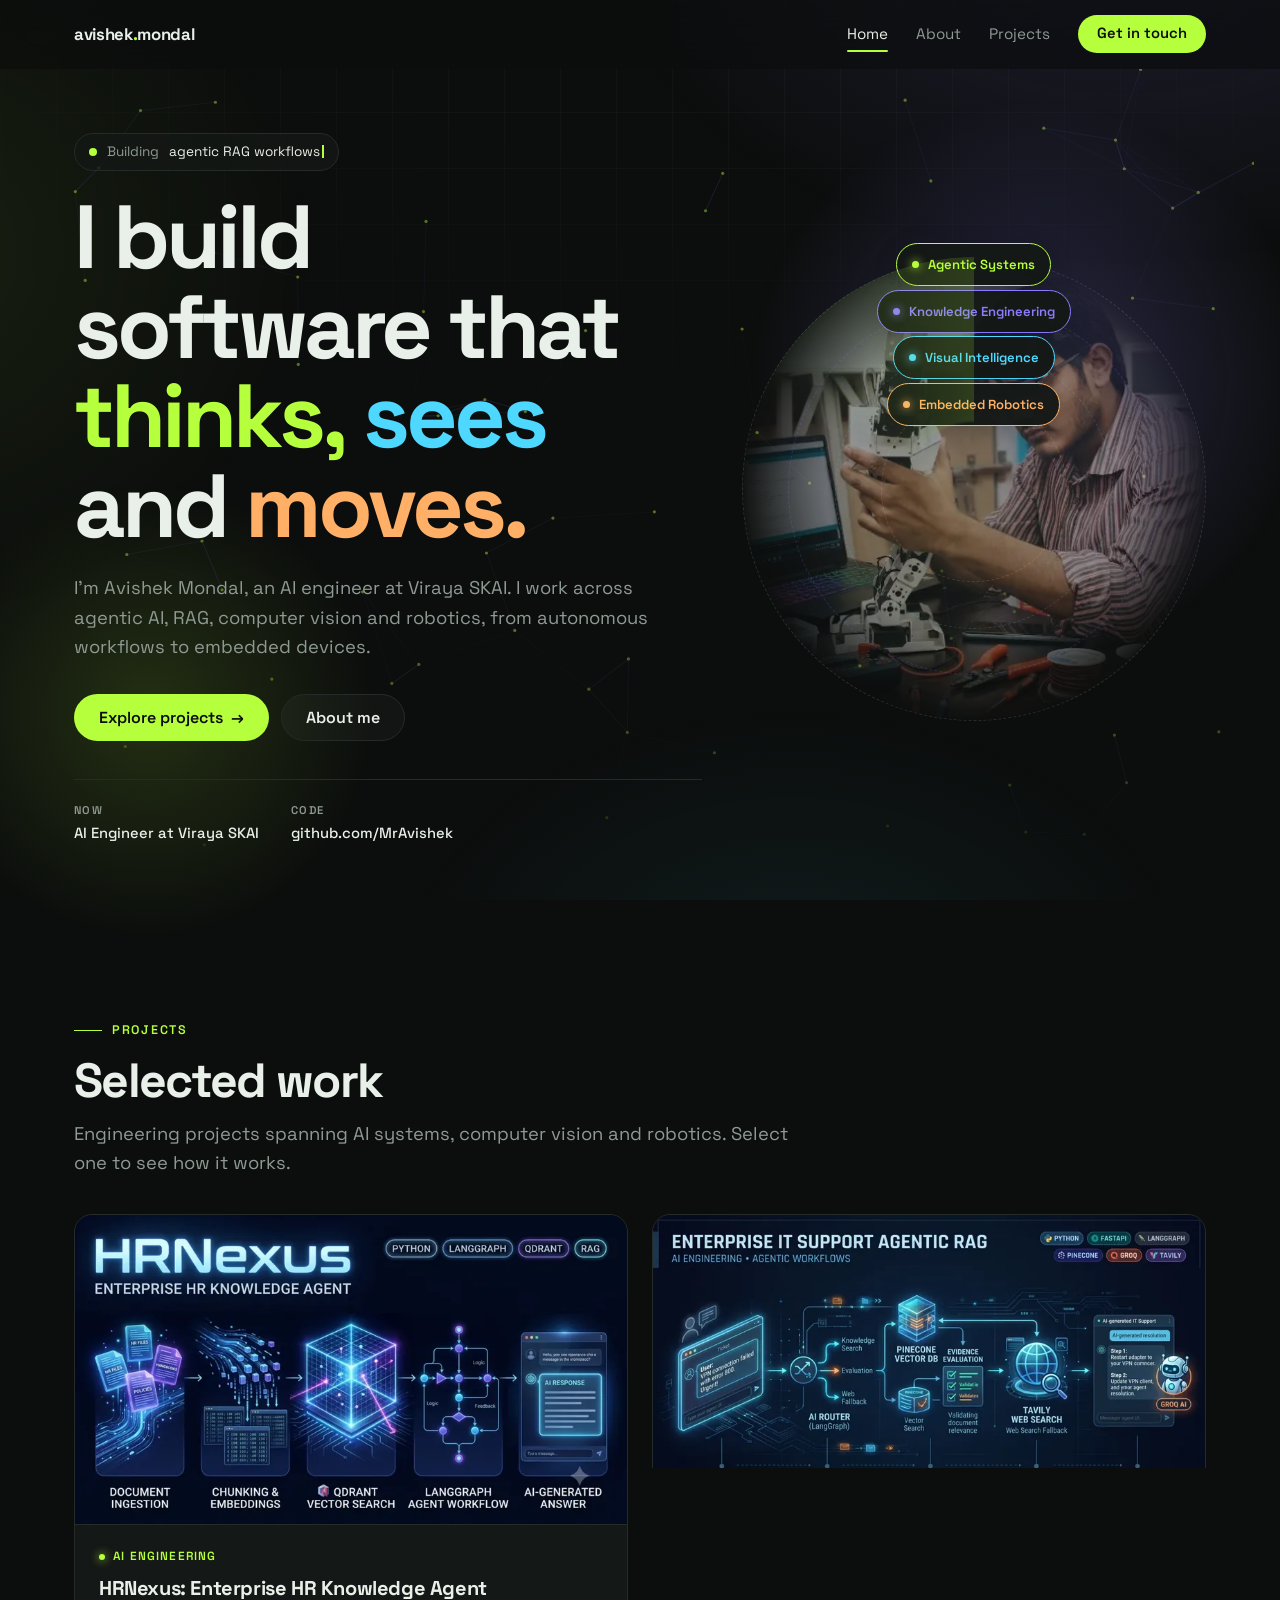
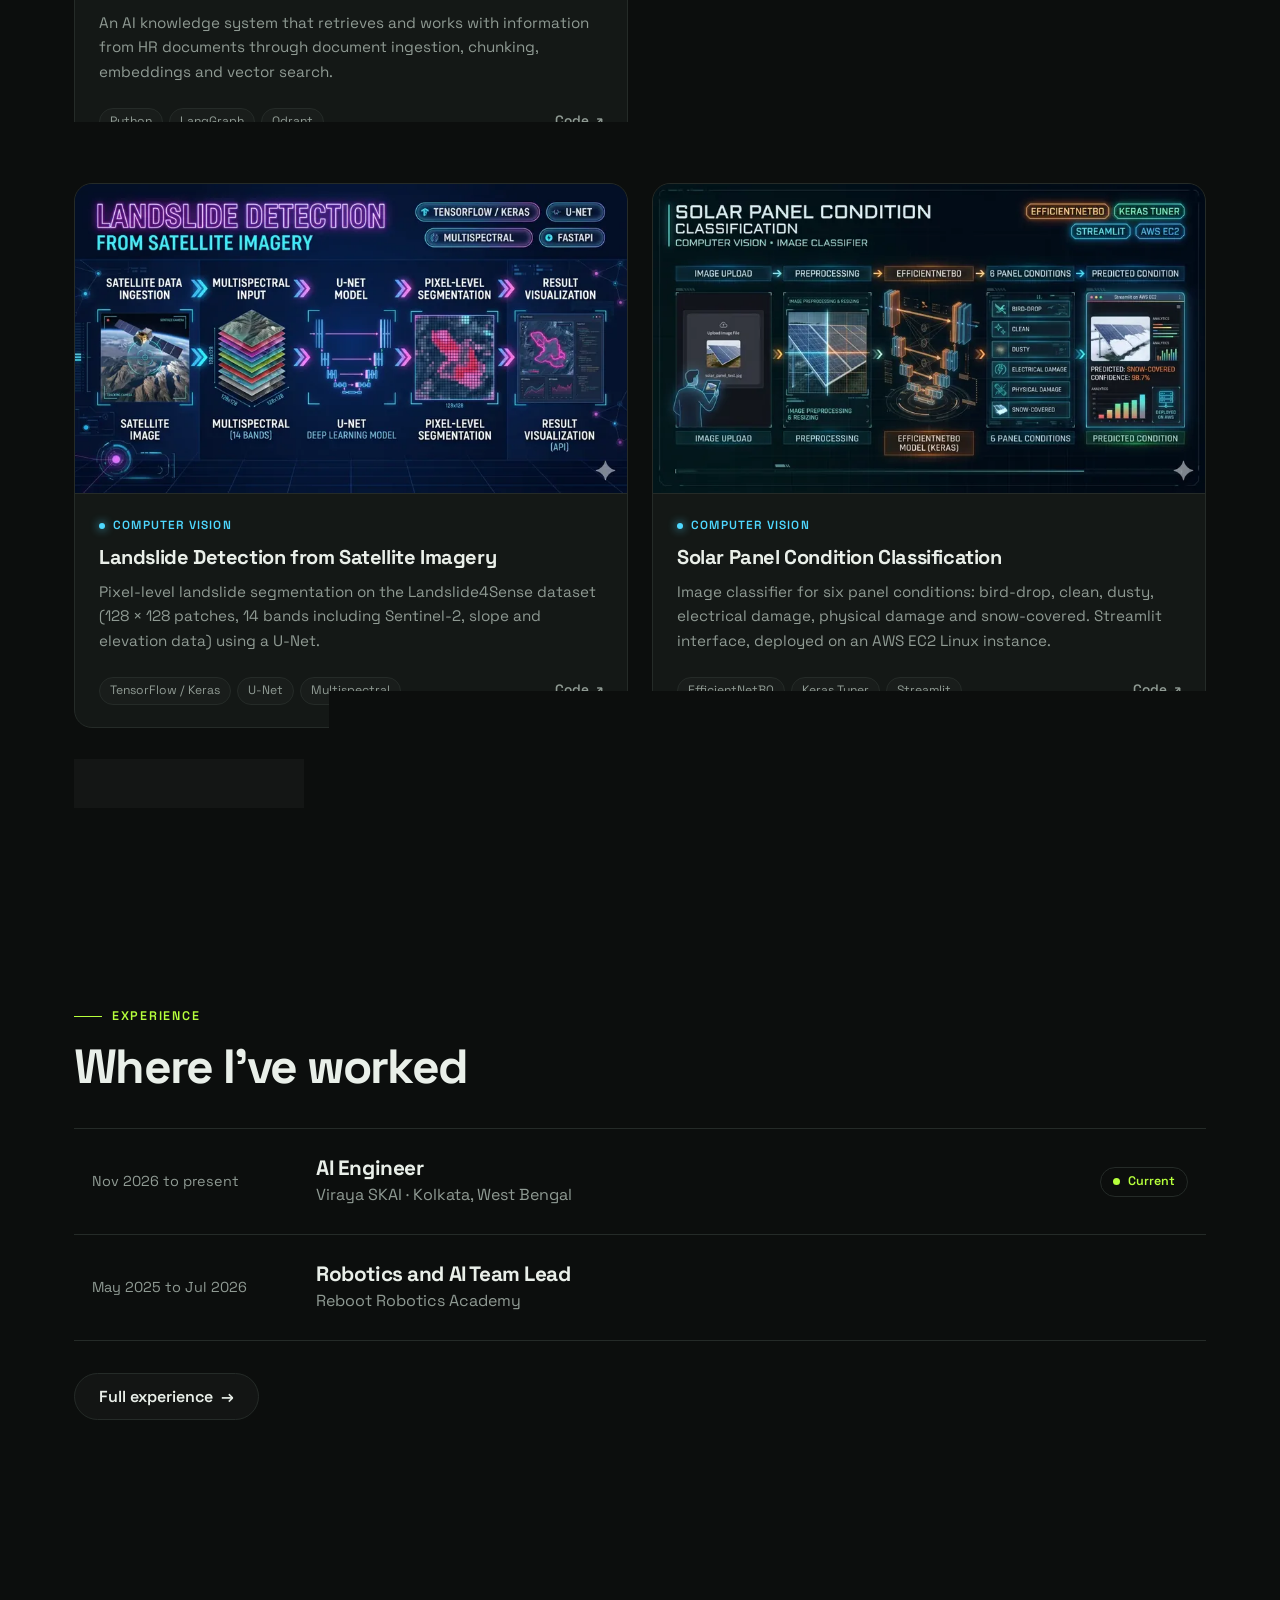
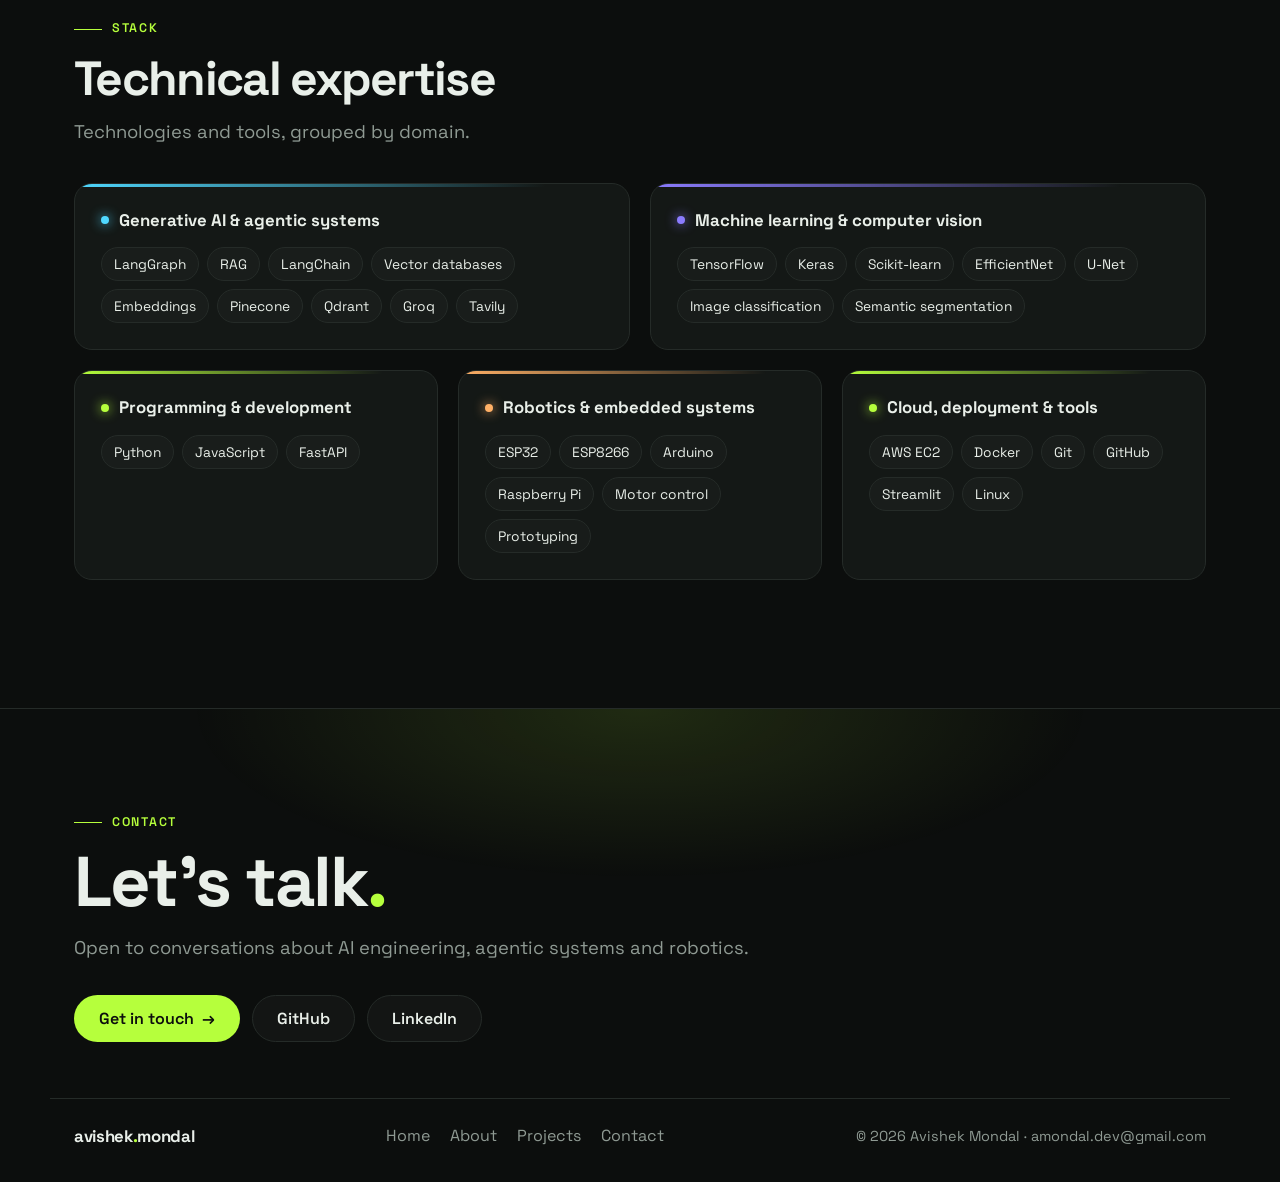
<file: Portfolio/index.html>
<!doctype html>
<html lang="en">
<head>
    <meta charset="utf-8">
    <meta name="viewport" content="width=device-width, initial-scale=1">
    <title>Avishek Mondal | AI Engineer: Agentic AI, RAG and Robotics</title>
    <meta name="description" content="Avishek Mondal is an AI engineer at Viraya SKAI building agentic AI, RAG systems, computer vision models and embedded robotics. See projects and experience.">
    <meta name="author" content="Avishek Mondal">
    <meta name="robots" content="index, follow, max-image-preview:large">
    <link rel="canonical" href="https://amondal-dev.in/">
    <meta name="theme-color" content="#0c0e0d">
    <meta name="color-scheme" content="dark">

    <meta property="og:type" content="website">
    <meta property="og:site_name" content="Avishek Mondal">
    <meta property="og:locale" content="en_IN">
    <meta property="og:url" content="https://amondal-dev.in/">
    <meta property="og:title" content="Avishek Mondal | AI Engineer">
    <meta property="og:description" content="AI engineer at Viraya SKAI. Agentic AI, RAG, computer vision and embedded robotics.">
    <meta property="og:image" content="https://amondal-dev.in/assets/images/og-preview.jpg">
    <meta property="og:image:width" content="1200">
    <meta property="og:image:height" content="630">
    <meta property="og:image:alt" content="Avishek Mondal, AI Engineer, working beside a robotic arm">
    <meta name="twitter:card" content="summary_large_image">
    <meta name="twitter:title" content="Avishek Mondal | AI Engineer">
    <meta name="twitter:description" content="AI engineer at Viraya SKAI. Agentic AI, RAG, computer vision and embedded robotics.">
    <meta name="twitter:image" content="https://amondal-dev.in/assets/images/og-preview.jpg">

    <link rel="icon" href="favicon.ico" sizes="48x48">
    <link rel="icon" type="image/svg+xml" href="assets/images/favicon.svg">
    <link rel="apple-touch-icon" href="assets/images/apple-touch-icon.png">

    <link rel="preconnect" href="https://fonts.googleapis.com">
    <link rel="preconnect" href="https://fonts.gstatic.com" crossorigin>
    <link href="https://fonts.googleapis.com/css2?family=Space+Grotesk:wght@400;500;600;700&display=swap" rel="stylesheet">
    <link rel="stylesheet" href="css/style.css">
    <link rel="stylesheet" href="css/pages/home.css">
    <script>document.documentElement.classList.add("js")</script>

    <script type="application/ld+json">
    {
      "@context": "https://schema.org",
      "@graph": [
        {
          "@type": "WebSite",
          "@id": "https://amondal-dev.in/#website",
          "url": "https://amondal-dev.in/",
          "name": "Avishek Mondal",
          "description": "Portfolio of Avishek Mondal, AI engineer.",
          "inLanguage": "en",
          "publisher": { "@id": "https://amondal-dev.in/#person" }
        },
        {
          "@type": "Person",
          "@id": "https://amondal-dev.in/#person",
          "name": "Avishek Mondal",
          "url": "https://amondal-dev.in/",
          "image": "https://amondal-dev.in/assets/images/og-preview.jpg",
          "jobTitle": "AI Engineer",
          "description": "AI engineer working across agentic AI, RAG, computer vision and embedded robotics.",
          "email": "mailto:amondal.dev@gmail.com",
          "worksFor": {
            "@type": "Organization",
            "name": "Viraya SKAI Private Limited",
            "address": {
              "@type": "PostalAddress",
              "addressLocality": "Kolkata",
              "addressRegion": "West Bengal",
              "addressCountry": "IN"
            }
          },
          "alumniOf": {
            "@type": "CollegeOrUniversity",
            "name": "Indian Institute of Information Technology, Kalyani"
          },
          "knowsAbout": ["Agentic AI", "Retrieval-augmented generation", "LangGraph", "Vector databases", "Computer vision", "Deep learning", "Robotics", "Embedded systems"],
          "sameAs": [
            "https://github.com/MrAvishek",
            "https://www.linkedin.com/in/avishek-mondal-ovi/"
          ]
        }
      ]
    }
    </script>
    <script type="speculationrules">
    {"prerender":[{"where":{"and":[{"href_matches":"/*"},{"not":{"selector_matches":"[target=_blank]"}}]},"eagerness":"moderate"}]}
    </script>
</head>
<body>
    <a class="skip" href="#main-content">Skip to content</a>

    <header class="site-header">
        <nav class="nav" aria-label="Main">
            <a class="logo" href="index.html" aria-label="Avishek Mondal, home">avishek<b>.</b>mondal</a>
            <button id="burger" type="button" aria-expanded="false" aria-controls="menu" aria-label="Menu"><span></span><span></span></button>
            <ul id="menu">
                <li><a href="index.html" aria-current="page">Home</a></li>
                <li><a href="about.html">About</a></li>
                <li><a href="projects.html">Projects</a></li>
                <li class="nav-cta"><a class="btn sm" href="contact.html">Get in touch</a></li>
            </ul>
        </nav>
    </header>

    <main id="main-content">

        <!-- HERO -->
        <section class="hero" id="home">
            <canvas id="field" aria-hidden="true"></canvas>

            <div class="hero-content">
                <p class="status"><i aria-hidden="true"></i><span>Building</span> <span id="typed">agentic RAG workflows</span></p>

                <h1 class="hl" aria-label="I build software that thinks, sees and moves.">
                    <span style="--i:0">I build</span>
                    <span style="--i:1">software</span>
                    <span style="--i:2">that</span>
                    <span style="--i:3" class="w-think">thinks,</span>
                    <span style="--i:4" class="w-see">sees</span>
                    <span style="--i:5">and</span>
                    <span style="--i:6" class="w-move">moves.</span>
                </h1>

                <p class="lead">
                    I'm Avishek Mondal, an AI engineer at Viraya SKAI. I work
                    across agentic AI, RAG, computer vision and robotics, from
                    autonomous workflows to embedded devices.
                </p>

                <div class="hero-actions">
                    <a href="projects.html" class="btn">Explore projects <span class="arr" aria-hidden="true">→</span></a>
                    <a href="about.html" class="btn ghost">About me</a>
                </div>

                <ul class="hero-meta">
                    <li><span>Now</span>AI Engineer at Viraya SKAI</li>
                    <li><span>Code</span><a href="https://github.com/MrAvishek" target="_blank" rel="me noopener">github.com/MrAvishek</a></li>
                </ul>
            </div>

            <div class="orbit">
                <div class="orbit-track orbit-1" aria-hidden="true"><div class="orbit-label label-agentic"><span class="label-dot"></span>Agentic Systems</div></div>
                <div class="orbit-track orbit-2" aria-hidden="true"><div class="orbit-label label-knowledge"><span class="label-dot"></span>Knowledge Engineering</div></div>
                <div class="orbit-track orbit-3" aria-hidden="true"><div class="orbit-label label-vision"><span class="label-dot"></span>Visual Intelligence</div></div>
                <div class="orbit-track orbit-4" aria-hidden="true"><div class="orbit-label label-robotics"><span class="label-dot"></span>Embedded Robotics</div></div>
                <img class="orbit-photo" src="assets/images/home/hero.webp" alt="Avishek Mondal at his workbench with a humanoid robot" width="505" height="470" fetchpriority="high" decoding="async">
            </div>
        </section>

        <!-- SELECTED WORK -->
        <section id="selected-work">
            <div class="section-heading">
                <p class="eyebrow rv">Projects</p>
                <h2 class="rv">Selected work</h2>
                <p class="lead rv">Engineering projects spanning AI systems, computer vision and robotics. Select one to see how it works.</p>
            </div>
            <div class="grid featured" id="grid" aria-label="Featured projects">
                <article class="card rv" id="hrnexus" data-cat="AI Engineering" data-flow="HR documents|Chunking|Embeddings|Qdrant retrieval|Agent workflow|Answer" data-full="assets/images/projects/hrnexus/cover.webp">
                  <div class="thumb-wrap">
                    <img class="thumb" src="assets/images/projects/hrnexus/cover-800.webp" srcset="assets/images/projects/hrnexus/cover-800.webp 800w, assets/images/projects/hrnexus/cover.webp 1200w" sizes="(max-width: 820px) 92vw, 566px" alt="HRNexus: Enterprise HR Knowledge Agent project preview" width="1200" height="670" loading="lazy" decoding="async">
                  </div>
                  <div class="body">
                    <p class="card-cat">AI Engineering</p>
                    <h3 class="card-title"><button type="button" class="card-open" aria-haspopup="dialog">HRNexus: Enterprise HR Knowledge Agent</button></h3>
                    <p class="card-desc">An AI knowledge system that retrieves and works with information from HR documents through document ingestion, chunking, embeddings and vector search.</p>
                    <div class="card-foot">
                      <ul class="tags"><li>Python</li><li>LangGraph</li><li>Qdrant</li><li>RAG</li></ul>
                      <a class="card-repo" href="https://github.com/MrAvishek/HRNexus-Enterprise-HR-Knowledge-Agent" target="_blank" rel="noopener">Code <span aria-hidden="true">↗</span><span class="sr-only"> for HRNexus: Enterprise HR Knowledge Agent on GitHub</span></a>
                    </div>
                  </div>
                </article>

                <article class="card rv" id="it-support-agent" data-cat="AI Engineering" data-flow="User query|Query routing|Knowledge retrieval|Evidence evaluation|Web search if required|Answer generation" data-full="assets/images/projects/it-support-agent/cover.webp">
                  <div class="thumb-wrap">
                    <img class="thumb" src="assets/images/projects/it-support-agent/cover-800.webp" srcset="assets/images/projects/it-support-agent/cover-800.webp 800w, assets/images/projects/it-support-agent/cover.webp 1200w" sizes="(max-width: 820px) 92vw, 566px" alt="Enterprise IT Support Agentic RAG project preview" width="1200" height="670" loading="lazy" decoding="async">
                  </div>
                  <div class="body">
                    <p class="card-cat">AI Engineering</p>
                    <h3 class="card-title"><button type="button" class="card-open" aria-haspopup="dialog">Enterprise IT Support Agentic RAG</button></h3>
                    <p class="card-desc">A workflow-based agent for IT support questions: it retrieves knowledge, evaluates the evidence, and falls back to web search when needed.</p>
                    <div class="card-foot">
                      <ul class="tags"><li>Python</li><li>FastAPI</li><li>LangGraph</li><li>Pinecone</li><li>Groq</li><li>Tavily</li></ul>
                      <a class="card-repo" href="https://github.com/MrAvishek/Enterprise_IT_Support_Agentic_RAG" target="_blank" rel="noopener">Code <span aria-hidden="true">↗</span><span class="sr-only"> for Enterprise IT Support Agentic RAG on GitHub</span></a>
                    </div>
                  </div>
                </article>

                <article class="card rv" id="landslide-detection" data-cat="Computer Vision" data-flow="Satellite image|Multispectral input|U-Net model|Pixel-level segmentation|Result visualization" data-full="assets/images/projects/landslide-detection/cover.webp">
                  <div class="thumb-wrap">
                    <img class="thumb" src="assets/images/projects/landslide-detection/cover-800.webp" srcset="assets/images/projects/landslide-detection/cover-800.webp 800w, assets/images/projects/landslide-detection/cover.webp 1200w" sizes="(max-width: 820px) 92vw, 566px" alt="Landslide Detection from Satellite Imagery project preview" width="1200" height="670" loading="lazy" decoding="async">
                  </div>
                  <div class="body">
                    <p class="card-cat">Computer Vision</p>
                    <h3 class="card-title"><button type="button" class="card-open" aria-haspopup="dialog">Landslide Detection from Satellite Imagery</button></h3>
                    <p class="card-desc">Pixel-level landslide segmentation on the Landslide4Sense dataset (128 × 128 patches, 14 bands including Sentinel-2, slope and elevation data) using a U-Net.</p>
                    <div class="card-foot">
                      <ul class="tags"><li>TensorFlow / Keras</li><li>U-Net</li><li>Multispectral</li><li>FastAPI</li></ul>
                      <a class="card-repo" href="https://github.com/MrAvishek/Landslide-Detection-by-satellite-image-processing-with-Deep-learning-" target="_blank" rel="noopener">Code <span aria-hidden="true">↗</span><span class="sr-only"> for Landslide Detection from Satellite Imagery on GitHub</span></a>
                    </div>
                  </div>
                </article>

                <article class="card rv" id="solar-panel" data-cat="Computer Vision" data-flow="Image upload|Preprocessing|EfficientNetB0|Classification|Predicted panel condition" data-full="assets/images/projects/solar-panel/cover.webp">
                  <div class="thumb-wrap">
                    <img class="thumb" src="assets/images/projects/solar-panel/cover-800.webp" srcset="assets/images/projects/solar-panel/cover-800.webp 800w, assets/images/projects/solar-panel/cover.webp 1200w" sizes="(max-width: 820px) 92vw, 566px" alt="Solar Panel Condition Classification project preview" width="1200" height="670" loading="lazy" decoding="async">
                  </div>
                  <div class="body">
                    <p class="card-cat">Computer Vision</p>
                    <h3 class="card-title"><button type="button" class="card-open" aria-haspopup="dialog">Solar Panel Condition Classification</button></h3>
                    <p class="card-desc">Image classifier for six panel conditions: bird-drop, clean, dusty, electrical damage, physical damage and snow-covered. Streamlit interface, deployed on an AWS EC2 Linux instance.</p>
                    <div class="card-foot">
                      <ul class="tags"><li>EfficientNetB0</li><li>Keras Tuner</li><li>Streamlit</li><li>AWS EC2</li></ul>
                      <a class="card-repo" href="https://github.com/MrAvishek/Panel-Classifier" target="_blank" rel="noopener">Code <span aria-hidden="true">↗</span><span class="sr-only"> for Solar Panel Condition Classification on GitHub</span></a>
                    </div>
                  </div>
                </article>
            </div>
            <div class="section-action">
                <a href="projects.html" class="btn ghost">Explore all 8 projects <span class="arr" aria-hidden="true">→</span></a>
            </div>
        </section>

        <!-- EXPERIENCE SNAPSHOT -->
        <section id="career">
            <div class="section-heading">
                <p class="eyebrow rv">Experience</p>
                <h2 class="rv">Where I've worked</h2>
            </div>
            <ol class="exp-list">
                <li class="exp-row spot rv">
                    <span class="exp-when">Nov 2026 to present</span>
                    <div>
                        <h3>AI Engineer</h3>
                        <p>Viraya SKAI · Kolkata, West Bengal</p>
                    </div>
                    <span class="exp-badge">Current</span>
                </li>
                <li class="exp-row spot rv">
                    <span class="exp-when">May 2025 to Jul 2026</span>
                    <div>
                        <h3>Robotics and AI Team Lead</h3>
                        <p>Reboot Robotics Academy</p>
                    </div>
                </li>
            </ol>
            <div class="section-action">
                <a href="about.html#experience" class="btn ghost">Full experience <span class="arr" aria-hidden="true">→</span></a>
            </div>
        </section>

        <!-- SKILLS -->
        <section id="skills">
            <div class="section-heading">
                <p class="eyebrow rv">Stack</p>
                <h2 class="rv">Technical expertise</h2>
                <p class="lead rv">Technologies and tools, grouped by domain.</p>
            </div>
            <div class="skills">
                <article class="skill-card spot rv" style="--c:var(--cy)">
                    <h3>Generative AI &amp; agentic systems</h3>
                    <ul><li>LangGraph</li><li>RAG</li><li>LangChain</li><li>Vector databases</li><li>Embeddings</li><li>Pinecone</li><li>Qdrant</li><li>Groq</li><li>Tavily</li></ul>
                </article>
                <article class="skill-card spot rv" style="--c:var(--vio)">
                    <h3>Machine learning &amp; computer vision</h3>
                    <ul><li>TensorFlow</li><li>Keras</li><li>Scikit-learn</li><li>EfficientNet</li><li>U-Net</li><li>Image classification</li><li>Semantic segmentation</li></ul>
                </article>
                <article class="skill-card spot rv" style="--c:var(--lime)">
                    <h3>Programming &amp; development</h3>
                    <ul><li>Python</li><li>JavaScript</li><li>FastAPI</li></ul>
                </article>
                <article class="skill-card spot rv" style="--c:var(--warm)">
                    <h3>Robotics &amp; embedded systems</h3>
                    <ul><li>ESP32</li><li>ESP8266</li><li>Arduino</li><li>Raspberry Pi</li><li>Motor control</li><li>Prototyping</li></ul>
                </article>
                <article class="skill-card spot rv" style="--c:var(--lime)">
                    <h3>Cloud, deployment &amp; tools</h3>
                    <ul><li>AWS EC2</li><li>Docker</li><li>Git</li><li>GitHub</li><li>Streamlit</li><li>Linux</li></ul>
                </article>
            </div>
        </section>

        <dialog id="dlg" aria-label="Project details"><div id="dbody"></div></dialog>
    </main>

    <footer class="site-footer" id="contact">
        <div class="wrap footer-cta">
            <p class="eyebrow">Contact</p>
            <h2>Let's talk<span class="accent">.</span></h2>
            <p class="lead">Open to conversations about AI engineering, agentic systems and robotics.</p>
            <p class="footer-actions">
                <a class="btn" href="contact.html">Get in touch <span class="arr" aria-hidden="true">→</span></a>
                <a class="btn ghost" href="https://github.com/MrAvishek" target="_blank" rel="me noopener">GitHub</a>
                <a class="btn ghost" href="https://www.linkedin.com/in/avishek-mondal-ovi/" target="_blank" rel="me noopener">LinkedIn</a>
            </p>
        </div>
        <div class="wrap footer-bottom">
            <a class="logo" href="index.html">avishek<b>.</b>mondal</a>
            <nav aria-label="Footer">
                <ul>
                    <li><a href="index.html">Home</a></li>
                    <li><a href="about.html">About</a></li>
                    <li><a href="projects.html">Projects</a></li>
                    <li><a href="contact.html">Contact</a></li>
                </ul>
            </nav>
            <p class="ph">© <span id="year">2026</span> Avishek Mondal · <a href="mailto:amondal.dev@gmail.com">amondal.dev@gmail.com</a></p>
        </div>
    </footer>

    <script src="js/main.js" defer></script>
    <script src="js/pages/home.js" defer></script>
</body>
</html>
</file>
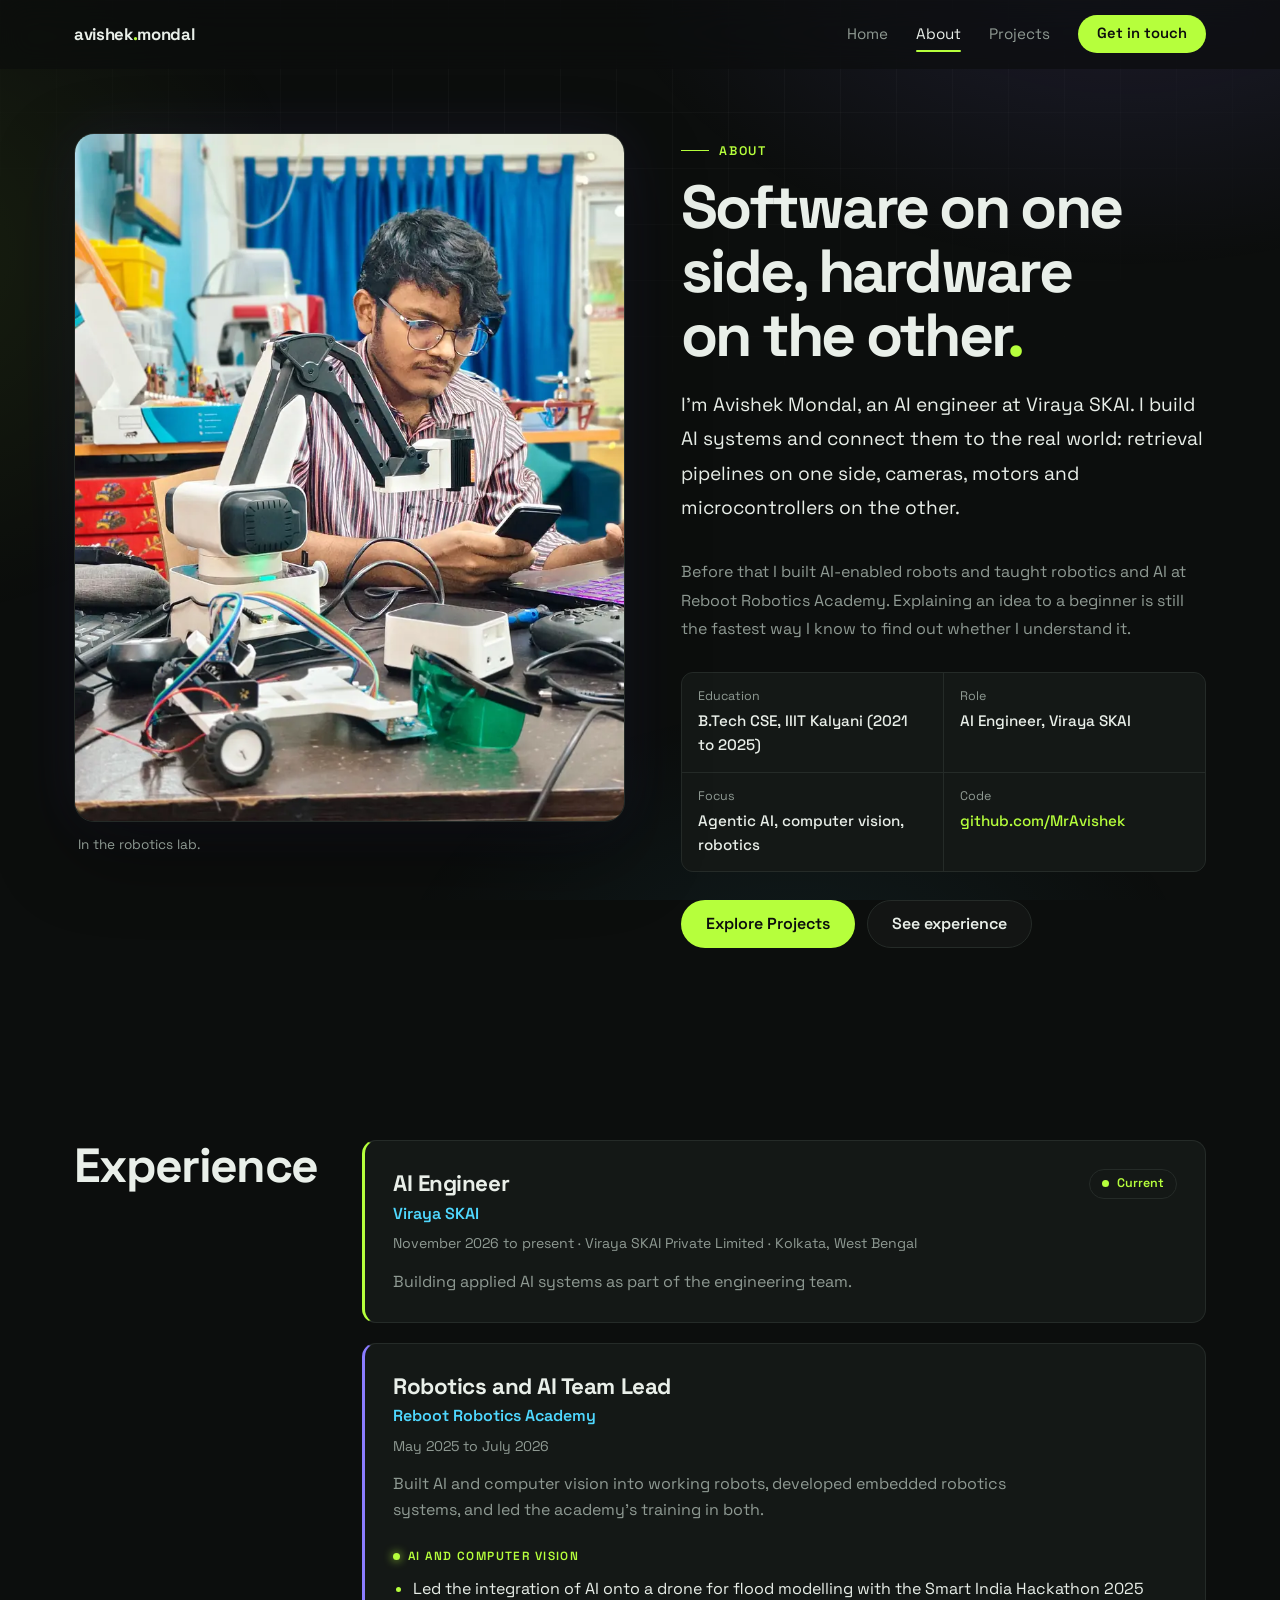
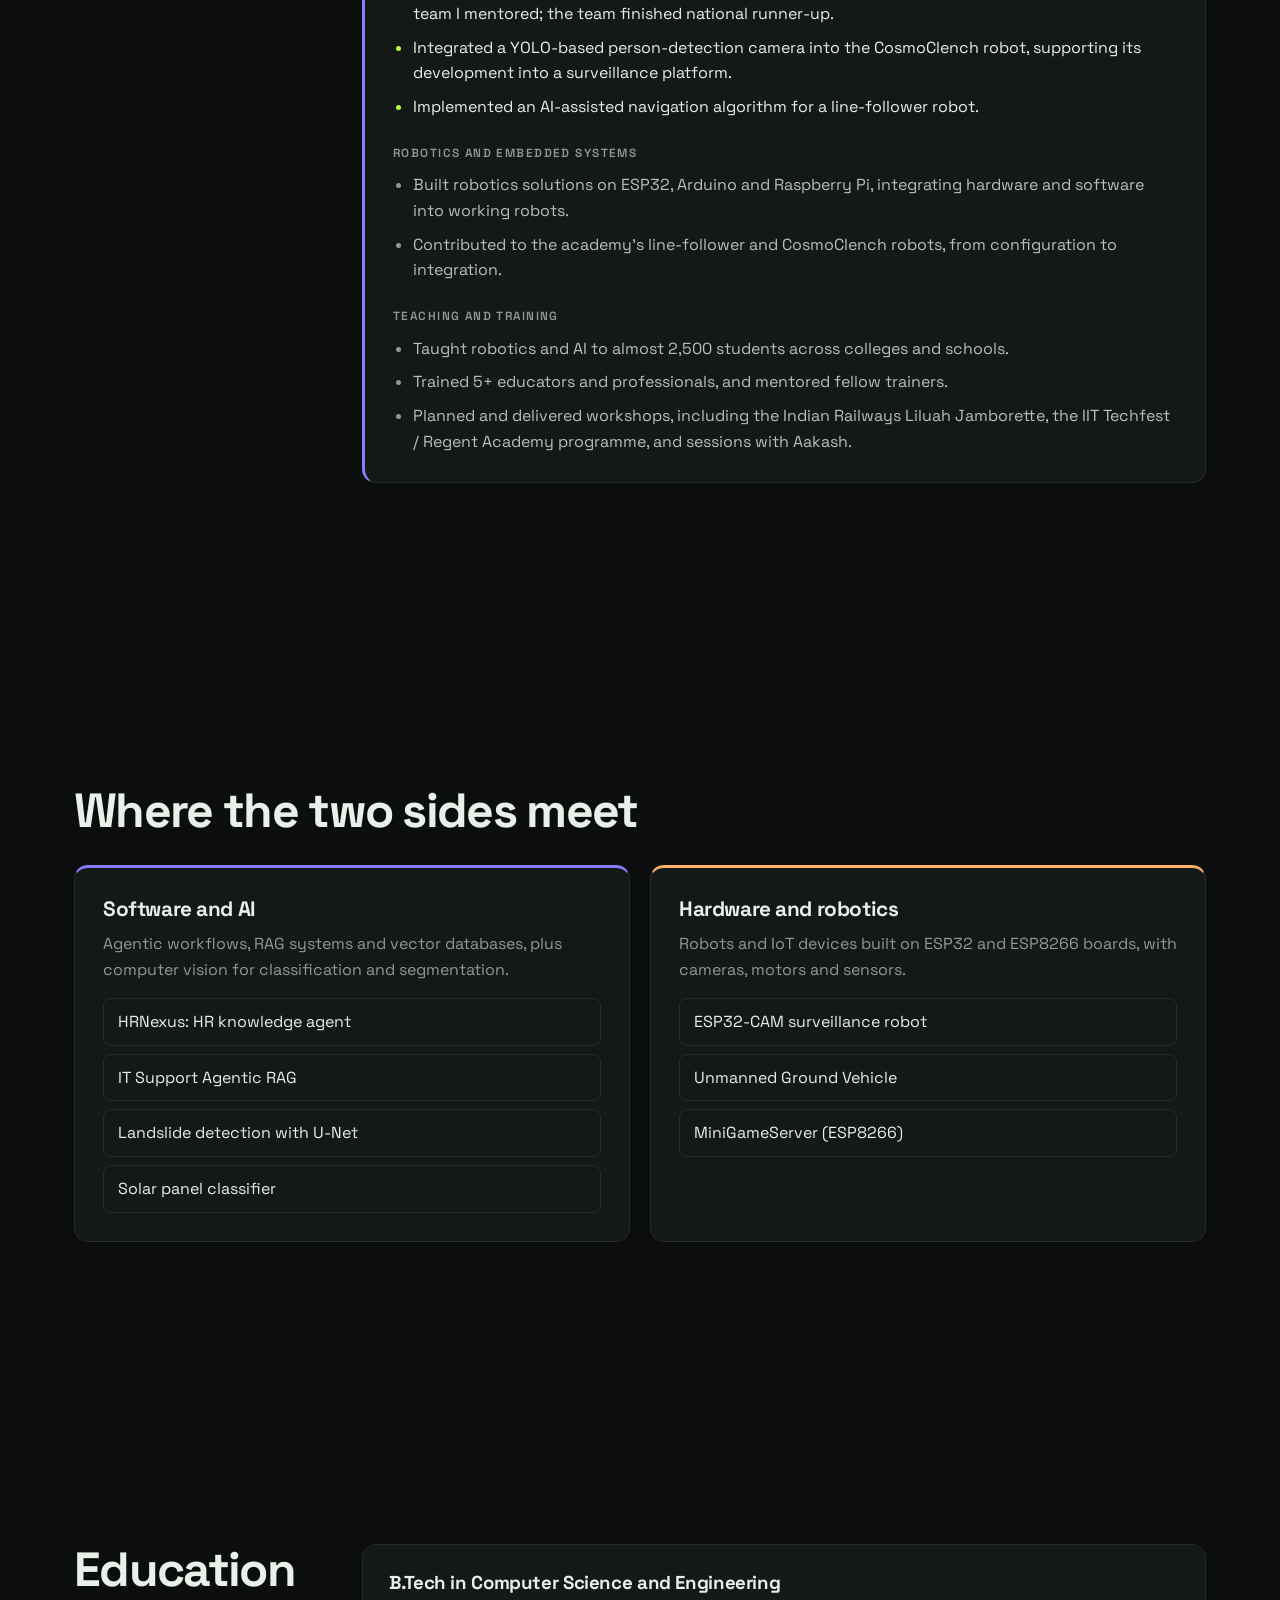
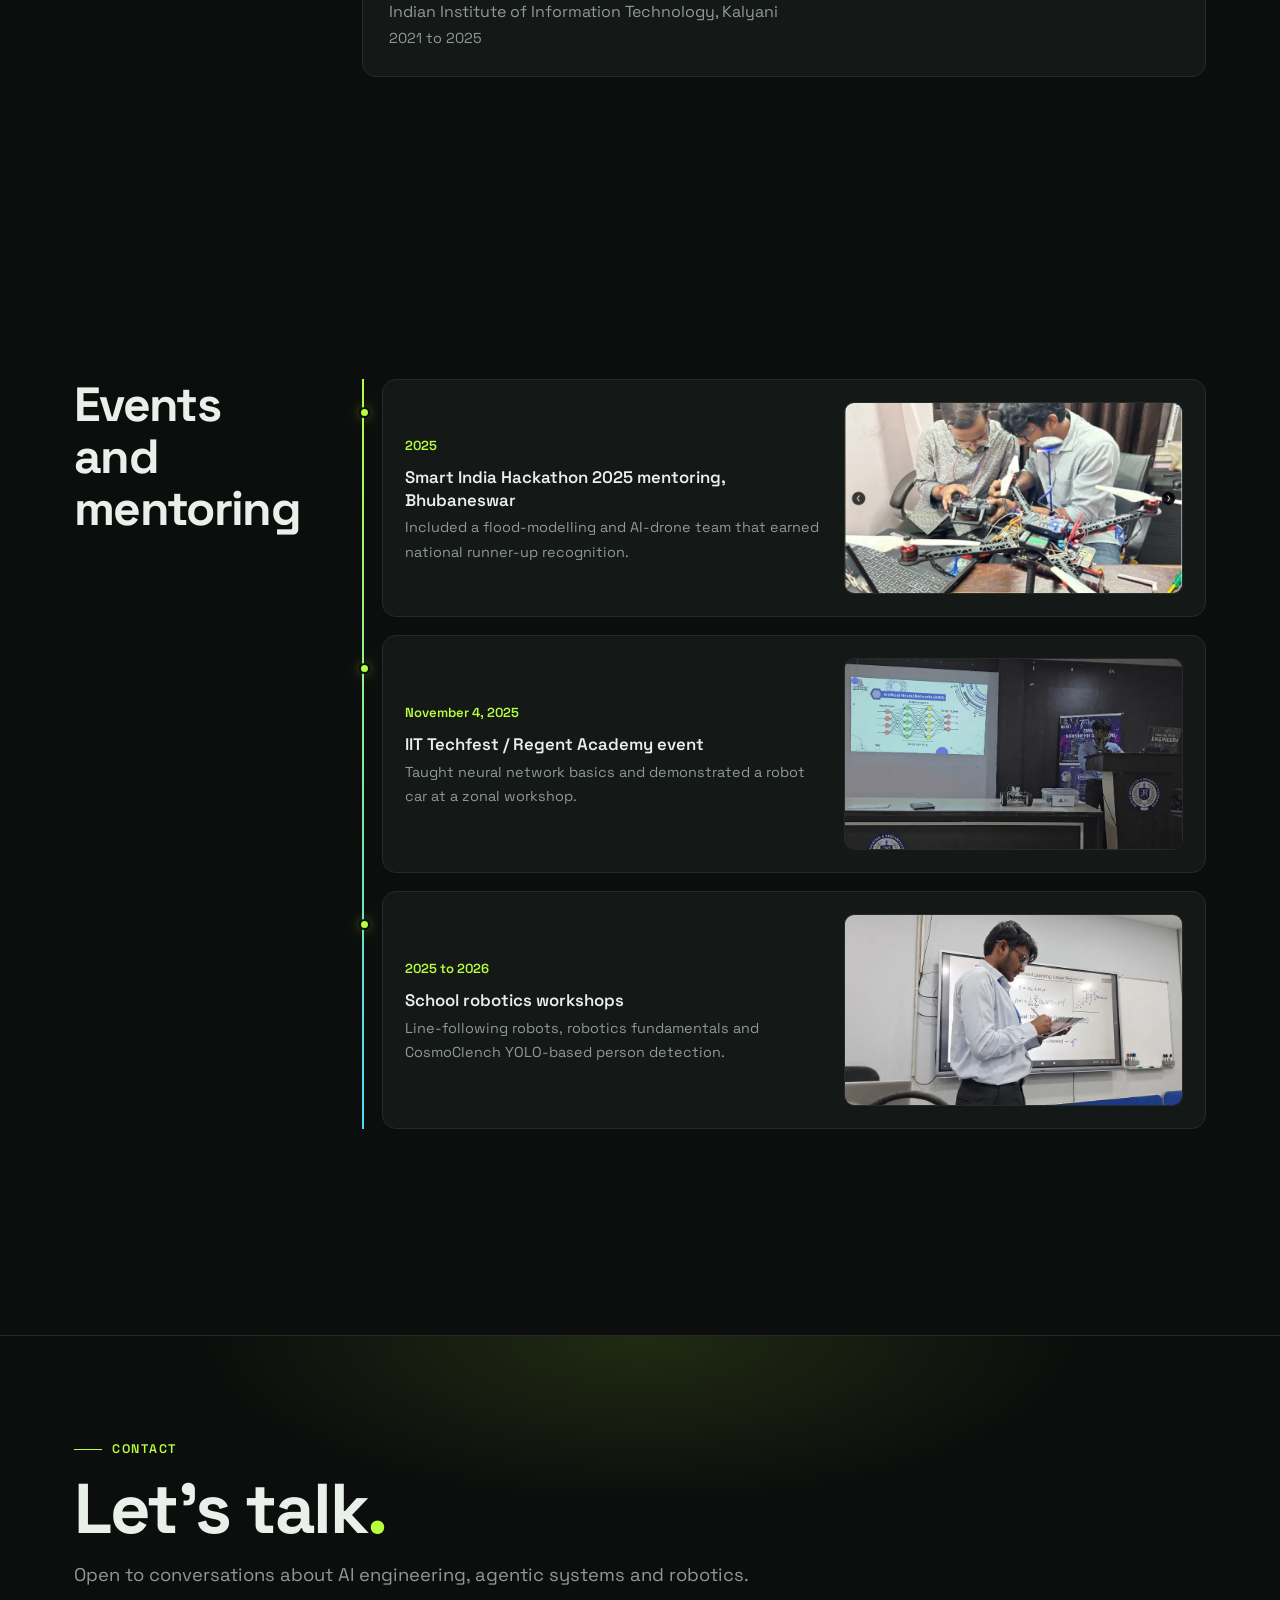
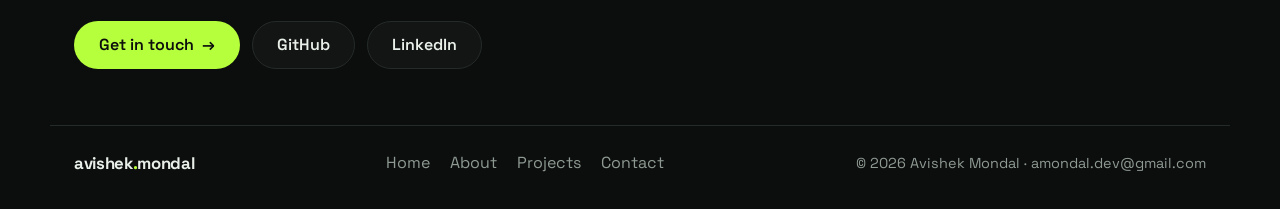
<file: Portfolio/about.html>
<!doctype html>
<html lang="en">
<head>
  <meta charset="utf-8">
  <meta name="viewport" content="width=device-width, initial-scale=1">
  <title>About Avishek Mondal | AI Engineer at Viraya SKAI</title>
  <meta name="description" content="Avishek Mondal is an AI engineer at Viraya SKAI and a B.Tech CSE graduate of IIIT Kalyani, working across agentic AI, RAG, computer vision and robotics.">
  <meta name="author" content="Avishek Mondal">
  <meta name="robots" content="index, follow, max-image-preview:large">
  <link rel="canonical" href="https://amondal-dev.in/about">
  <meta name="theme-color" content="#0c0e0d">
  <meta name="color-scheme" content="dark">

  <meta property="og:type" content="profile">
  <meta property="og:site_name" content="Avishek Mondal">
  <meta property="og:locale" content="en_IN">
  <meta property="og:url" content="https://amondal-dev.in/about">
  <meta property="og:title" content="About Avishek Mondal | AI Engineer">
  <meta property="og:description" content="AI engineer at Viraya SKAI working across agentic AI, RAG, computer vision and robotics.">
  <meta property="og:image" content="https://amondal-dev.in/assets/images/og-preview.jpg">
  <meta property="og:image:width" content="1200">
  <meta property="og:image:height" content="630">
  <meta property="og:image:alt" content="Avishek Mondal, AI Engineer, working beside a robotic arm">
  <meta name="twitter:card" content="summary_large_image">
  <meta name="twitter:title" content="About Avishek Mondal | AI Engineer">
  <meta name="twitter:description" content="AI engineer at Viraya SKAI working across agentic AI, RAG, computer vision and robotics.">
  <meta name="twitter:image" content="https://amondal-dev.in/assets/images/og-preview.jpg">

  <link rel="icon" href="favicon.ico" sizes="48x48">
  <link rel="icon" type="image/svg+xml" href="assets/images/favicon.svg">
  <link rel="apple-touch-icon" href="assets/images/apple-touch-icon.png">

  <link rel="preconnect" href="https://fonts.googleapis.com">
  <link rel="preconnect" href="https://fonts.gstatic.com" crossorigin>
  <link href="https://fonts.googleapis.com/css2?family=Space+Grotesk:wght@400;500;600;700&display=swap" rel="stylesheet">
  <link rel="stylesheet" href="css/style.css">
  <link rel="stylesheet" href="css/pages/about.css">
  <script>document.documentElement.classList.add("js")</script>

  <script type="application/ld+json">
  {
    "@context": "https://schema.org",
    "@graph": [
      {
        "@type": "ProfilePage",
        "@id": "https://amondal-dev.in/about#page",
        "url": "https://amondal-dev.in/about",
        "name": "About Avishek Mondal",
        "isPartOf": { "@id": "https://amondal-dev.in/#website" },
        "mainEntity": { "@id": "https://amondal-dev.in/#person" }
      },
      {
        "@type": "Person",
        "@id": "https://amondal-dev.in/#person",
        "name": "Avishek Mondal",
        "url": "https://amondal-dev.in/",
        "image": "https://amondal-dev.in/assets/images/og-preview.jpg",
        "jobTitle": "AI Engineer",
        "worksFor": { "@type": "Organization", "name": "Viraya SKAI Private Limited" },
        "alumniOf": { "@type": "CollegeOrUniversity", "name": "Indian Institute of Information Technology, Kalyani" },
        "sameAs": ["https://github.com/MrAvishek", "https://www.linkedin.com/in/avishek-mondal-ovi/"]
      },
      {
        "@type": "BreadcrumbList",
        "itemListElement": [
          { "@type": "ListItem", "position": 1, "name": "Home", "item": "https://amondal-dev.in/" },
          { "@type": "ListItem", "position": 2, "name": "About", "item": "https://amondal-dev.in/about" }
        ]
      }
    ]
  }
  </script>
  <script type="speculationrules">
  {"prerender":[{"where":{"and":[{"href_matches":"/*"},{"not":{"selector_matches":"[target=_blank]"}}]},"eagerness":"moderate"}]}
  </script>
</head>

<body>

  <a class="skip" href="#main-content">Skip to content</a>

  <header class="site-header">
    <nav class="nav" aria-label="Main">
      <a class="logo" href="index.html" aria-label="Avishek Mondal, home">avishek<b>.</b>mondal</a>
      <button id="burger" type="button" aria-expanded="false" aria-controls="menu" aria-label="Menu"><span></span><span></span></button>
      <ul id="menu">
        <li><a href="index.html">Home</a></li>
        <li><a href="about.html" aria-current="page">About</a></li>
        <li><a href="projects.html">Projects</a></li>
        <li class="nav-cta"><a class="btn sm" href="contact.html">Get in touch</a></li>
      </ul>
    </nav>
  </header>

  <main id="main-content" class="about-page">

    <!-- INTRO -->
    <section
      class="about-intro"
      aria-labelledby="about-title"
    >


      <figure class="about-photo">
        <img
          src="assets/images/about/lab-800.webp"
          srcset="assets/images/about/lab-800.webp 800w, assets/images/about/lab-1200.webp 1200w"
          sizes="(max-width: 820px) 92vw, 580px"
          alt="Avishek Mondal at a lab bench beside a robotic arm, with a small robot car in the foreground"
          width="1200"
          height="1500"
          fetchpriority="high"
          decoding="async"
        >

        <figcaption>
          In the robotics lab.
        </figcaption>
      </figure>

      <div class="about-content">

        <p class="eyebrow">About</p>

        <h1 id="about-title">
          Software on one side, hardware on the other<span class="accent">.</span>
        </h1>

        <p class="lead">
          I'm Avishek Mondal, an AI engineer at Viraya SKAI. I build AI systems
          and connect them to the real world:
          retrieval pipelines on one side, cameras, motors and microcontrollers on the other.
        </p>

        <p>
          Before that I built AI-enabled robots and taught robotics and AI
          at Reboot Robotics Academy.
          Explaining an idea to a beginner is still the fastest way I know to
          find out whether I understand it.
        </p>

        <dl class="glance">

          <div>
            <dt>Education</dt>
            <dd>B.Tech CSE, IIIT Kalyani (2021 to 2025)</dd>
          </div>

          <div>
            <dt>Role</dt>
            <dd>AI Engineer, Viraya SKAI</dd>
          </div>

          <div>
            <dt>Focus</dt>
            <dd>Agentic AI, computer vision, robotics</dd>
          </div>

          <div>
            <dt>Code</dt>
            <dd>
              <a
                href="https://github.com/MrAvishek"
                target="_blank"
                rel="noopener noreferrer"
              >
                github.com/MrAvishek
              </a>
            </dd>
          </div>

        </dl>

        <div class="about-actions">
          <a class="btn" href="projects.html">Explore Projects</a>
          <a class="btn ghost" href="#experience">See experience</a>
        </div>

      </div>
    </section>


    <!-- EXPERIENCE -->
    <section
      class="split"
      id="experience"
      aria-labelledby="exp-title"
    >

      <h2 id="exp-title" class="rv">Experience</h2>

      <div>

        <article class="experience-card spot rv">

          <div class="experience-head">
            <h3>AI Engineer</h3>
            <span class="experience-badge">Current</span>
          </div>

          <p class="experience-company">
            Viraya SKAI
          </p>

          <p class="experience-meta">
            <time datetime="2026-11">November 2026</time> to present ·
            Viraya SKAI Private Limited · Kolkata, West Bengal
          </p>

          <p>
            Building applied AI systems as part of the engineering team.
          </p>

        </article>


        <article class="experience-card spot rv">

          <h3>Robotics and AI Team Lead</h3>

          <p class="experience-company">
            Reboot Robotics Academy
          </p>

          <p class="experience-meta">
            <time datetime="2025-05">May 2025</time> to
            <time datetime="2026-07">July 2026</time>
          </p>

          <p>
            Built AI and computer vision into working robots, developed
            embedded robotics systems, and led the academy's training in
            both.
          </p>

          <h4 class="experience-group is-key">AI and computer vision</h4>

          <ul class="experience-responsibilities">
            <li>
              Led the integration of AI onto a drone for flood modelling with
              the Smart India Hackathon 2025 team I mentored; the team
              finished national runner-up.
            </li>
            <li>
              Integrated a YOLO-based person-detection camera into the
              CosmoClench robot, supporting its development into a
              surveillance platform.
            </li>
            <li>
              Implemented an AI-assisted navigation algorithm for a
              line-follower robot.
            </li>
          </ul>

          <h4 class="experience-group">Robotics and embedded systems</h4>

          <ul class="experience-responsibilities is-secondary">
            <li>
              Built robotics solutions on ESP32, Arduino and Raspberry Pi,
              integrating hardware and software into working robots.
            </li>
            <li>
              Contributed to the academy's line-follower and CosmoClench
              robots, from configuration to integration.
            </li>
          </ul>

          <h4 class="experience-group">Teaching and training</h4>

          <ul class="experience-responsibilities is-secondary">
            <li>
              Taught robotics and AI to almost 2,500 students across
              colleges and schools.
            </li>
            <li>
              Trained 5+ educators and professionals, and mentored fellow
              trainers.
            </li>
            <li>
              Planned and delivered workshops, including the Indian Railways
              Liluah Jamborette, the IIT Techfest / Regent Academy programme,
              and sessions with Aakash.
            </li>
          </ul>

        </article>

      </div>
    </section>


    <!-- TWO SIDES -->
    <section
      class="about-sides"
      aria-labelledby="sides-title"
    >

      <h2 id="sides-title" class="rv">
        Where the two sides meet
      </h2>

      <div class="sides rv">

        <article class="side spot" style="--c:var(--vio)">

          <h3>Software and AI</h3>

          <p>
            Agentic workflows, RAG systems and vector databases, plus
            computer vision for classification and segmentation.
          </p>

          <ul>
            <li>
              <a
                href="https://github.com/MrAvishek/HRNexus-Enterprise-HR-Knowledge-Agent"
                target="_blank"
                rel="noopener noreferrer"
              >
                HRNexus: HR knowledge agent
              </a>
            </li>

            <li>
              <a
                href="https://github.com/MrAvishek/Enterprise_IT_Support_Agentic_RAG"
                target="_blank"
                rel="noopener noreferrer"
              >
                IT Support Agentic RAG
              </a>
            </li>

            <li>
              <a
                href="https://github.com/MrAvishek/Landslide-Detection-by-satellite-image-processing-with-Deep-learning-"
                target="_blank"
                rel="noopener noreferrer"
              >
                Landslide detection with U-Net
              </a>
            </li>

            <li>
              <a
                href="https://github.com/MrAvishek/Panel-Classifier"
                target="_blank"
                rel="noopener noreferrer"
              >
                Solar panel classifier
              </a>
            </li>
          </ul>

        </article>


        <article class="side spot" style="--c:var(--warm)">

          <h3>Hardware and robotics</h3>

          <p>
            Robots and IoT devices built on ESP32 and ESP8266 boards,
            with cameras, motors and sensors.
          </p>

          <ul>
            <li>
              <a
                href="https://github.com/MrAvishek/ESP-32-cam-Based-Surveillance-Robot-"
                target="_blank"
                rel="noopener noreferrer"
              >
                ESP32-CAM surveillance robot
              </a>
            </li>

            <li>
              <a
                href="https://github.com/MrAvishek/Unmanned-Ground-Vehicle-UGV-ESP32-cam-"
                target="_blank"
                rel="noopener noreferrer"
              >
                Unmanned Ground Vehicle
              </a>
            </li>

            <li>
              <a
                href="https://github.com/MrAvishek/MiniGameServer"
                target="_blank"
                rel="noopener noreferrer"
              >
                MiniGameServer (ESP8266)
              </a>
            </li>
          </ul>

        </article>

      </div>
    </section>


    <!-- EDUCATION -->
    <section
      class="split"
      id="education"
      aria-labelledby="edu-title"
    >

      <h2 id="edu-title" class="rv">Education</h2>

      <div class="education-card spot rv">

        <div>
          <h3>B.Tech in Computer Science and Engineering</h3>

          <p>
            Indian Institute of Information Technology, Kalyani
          </p>

          <time class="ph" datetime="2021">
            2021 to 2025
          </time>
        </div>

      </div>
    </section>


    <!-- EVENTS AND MENTORING -->
    <section
      class="split"
      id="events"
      aria-labelledby="events-title"
    >

      <h2 id="events-title" class="rv">Events and mentoring</h2>

      <div class="timeline-section rv">

        <div class="tl">

        <!-- SMART INDIA HACKATHON -->
        <div class="timeline-item has-photo">

          <div class="t-text">

            <time datetime="2025">
              2025
            </time>

            <h4>
              Smart India Hackathon 2025 mentoring, Bhubaneswar
            </h4>

            <p class="ph">
              Included a flood-modelling and AI-drone team that earned
              national runner-up recognition.
            </p>

          </div>

          <figure class="t-photo">

            <img
              src="assets/images/about/smart-india-hackathon.webp"
              alt="Avishek and a teammate working on a drone's flight controller"
              width="1200"
              height="900"
              loading="lazy"
              decoding="async"
            >

          </figure>
        </div>


        <!-- IIT TECHFEST -->
        <div class="timeline-item has-photo">

          <div class="t-text">

            <time datetime="2025-11-04">
              November 4, 2025
            </time>

            <h4>IIT Techfest / Regent Academy event</h4>

            <p class="ph">
              Taught neural network basics and demonstrated a robot car
              at a zonal workshop.
            </p>

          </div>

          <figure class="t-photo">

            <img
              src="assets/images/about/iit-techfest-900.webp"
              srcset="assets/images/about/iit-techfest-900.webp 900w, assets/images/about/iit-techfest-2400.webp 2400w"
              sizes="(max-width: 820px) 88vw, 400px"
              alt="Avishek presenting artificial neural networks at the Regent zonal workshop, with a robot car on the table"
              width="1600"
              height="900"
              loading="lazy"
              decoding="async"
              style="object-position:75% center"
            >

          </figure>
        </div>


        <!-- SCHOOL ROBOTICS WORKSHOPS -->
        <div class="timeline-item has-photo">

          <div class="t-text">

            <time>2025 to 2026</time>

            <h4>School robotics workshops</h4>

            <p class="ph">
              Line-following robots, robotics fundamentals and
              CosmoClench YOLO-based person detection.
            </p>

          </div>

          <figure class="t-photo">

            <img
              src="assets/images/about/classroom-teaching-900.webp"
              sizes="(max-width: 820px) 88vw, 400px"
              alt="Avishek demonstrating a line-following robot to students at a robotics workshop"
              width="1600"
              height="1200"
              loading="lazy"
              decoding="async"
              style="object-position:center 30%"
            >

          </figure>
        </div>

        </div>
      </div>
    </section>

  </main>

  <footer class="site-footer" id="contact">
    <div class="wrap footer-cta">
      <p class="eyebrow">Contact</p>
      <h2>Let's talk<span class="accent">.</span></h2>
      <p class="lead">Open to conversations about AI engineering, agentic systems and robotics.</p>
      <p class="footer-actions">
        <a class="btn" href="contact.html">Get in touch <span class="arr" aria-hidden="true">→</span></a>
        <a class="btn ghost" href="https://github.com/MrAvishek" target="_blank" rel="me noopener">GitHub</a>
        <a class="btn ghost" href="https://www.linkedin.com/in/avishek-mondal-ovi/" target="_blank" rel="me noopener">LinkedIn</a>
      </p>
    </div>
    <div class="wrap footer-bottom">
      <a class="logo" href="index.html">avishek<b>.</b>mondal</a>
      <nav aria-label="Footer">
        <ul>
          <li><a href="index.html">Home</a></li>
          <li><a href="about.html">About</a></li>
          <li><a href="projects.html">Projects</a></li>
          <li><a href="contact.html">Contact</a></li>
        </ul>
      </nav>
      <p class="ph">© <span id="year">2026</span> Avishek Mondal · <a href="mailto:amondal.dev@gmail.com">amondal.dev@gmail.com</a></p>
    </div>
  </footer>

  <script src="js/main.js" defer></script>
</body>
</html>
</file>
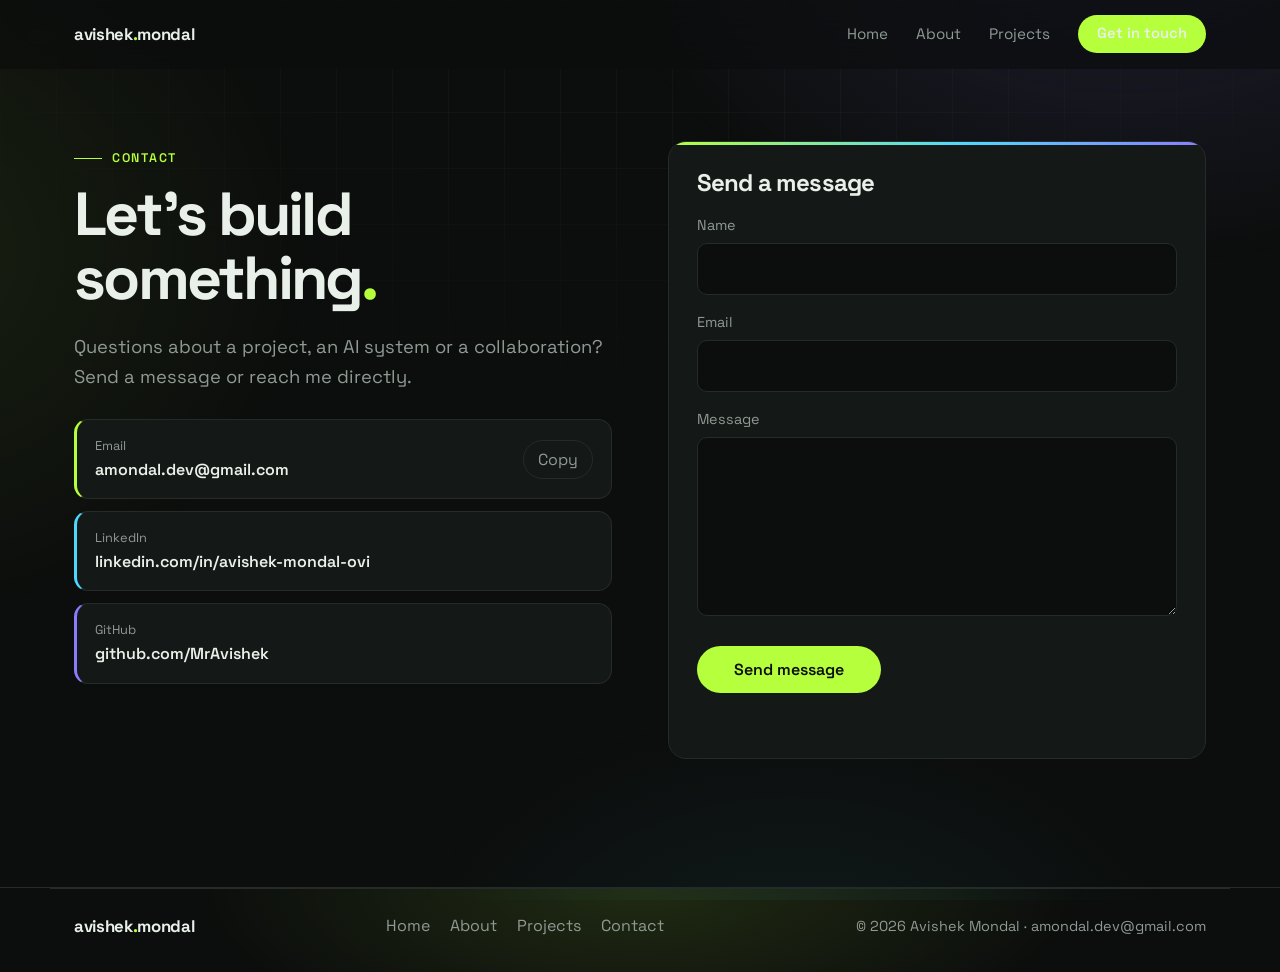
<file: Portfolio/contact.html>
<!doctype html>
<html lang="en">
<head>
  <meta charset="utf-8">
  <meta name="viewport" content="width=device-width, initial-scale=1">
  <title>Contact Avishek Mondal | AI Engineer</title>
  <meta name="description" content="Get in touch with Avishek Mondal about AI engineering, agentic systems, computer vision and robotics projects. Email, LinkedIn, GitHub or a short message.">
  <meta name="author" content="Avishek Mondal">
  <meta name="robots" content="index, follow, max-image-preview:large">
  <link rel="canonical" href="https://amondal-dev.in/contact">
  <meta name="theme-color" content="#0c0e0d">
  <meta name="color-scheme" content="dark">

  <meta property="og:type" content="website">
  <meta property="og:site_name" content="Avishek Mondal">
  <meta property="og:locale" content="en_IN">
  <meta property="og:url" content="https://amondal-dev.in/contact">
  <meta property="og:title" content="Contact Avishek Mondal | AI Engineer">
  <meta property="og:description" content="Email, LinkedIn, GitHub and a contact form for Avishek Mondal.">
  <meta property="og:image" content="https://amondal-dev.in/assets/images/og-preview.jpg">
  <meta property="og:image:width" content="1200">
  <meta property="og:image:height" content="630">
  <meta property="og:image:alt" content="Avishek Mondal, AI Engineer, working beside a robotic arm">
  <meta name="twitter:card" content="summary_large_image">
  <meta name="twitter:title" content="Contact Avishek Mondal | AI Engineer">
  <meta name="twitter:description" content="Email, LinkedIn, GitHub and a contact form for Avishek Mondal.">
  <meta name="twitter:image" content="https://amondal-dev.in/assets/images/og-preview.jpg">

  <link rel="icon" href="favicon.ico" sizes="48x48">
  <link rel="icon" type="image/svg+xml" href="assets/images/favicon.svg">
  <link rel="apple-touch-icon" href="assets/images/apple-touch-icon.png">

  <link rel="preconnect" href="https://fonts.googleapis.com">
  <link rel="preconnect" href="https://fonts.gstatic.com" crossorigin>
  <link href="https://fonts.googleapis.com/css2?family=Space+Grotesk:wght@400;500;600;700&display=swap" rel="stylesheet">
  <link rel="stylesheet" href="css/style.css">
  <link rel="stylesheet" href="css/pages/contact.css">
  <script>document.documentElement.classList.add("js")</script>

  <script type="application/ld+json">
  {
    "@context": "https://schema.org",
    "@graph": [
      {
        "@type": "ContactPage",
        "@id": "https://amondal-dev.in/contact#page",
        "url": "https://amondal-dev.in/contact",
        "name": "Contact Avishek Mondal",
        "isPartOf": { "@id": "https://amondal-dev.in/#website" },
        "about": { "@id": "https://amondal-dev.in/#person" }
      },
      {
        "@type": "BreadcrumbList",
        "itemListElement": [
          { "@type": "ListItem", "position": 1, "name": "Home", "item": "https://amondal-dev.in/" },
          { "@type": "ListItem", "position": 2, "name": "Contact", "item": "https://amondal-dev.in/contact" }
        ]
      }
    ]
  }
  </script>
  <script type="speculationrules">
  {"prerender":[{"where":{"and":[{"href_matches":"/*"},{"not":{"selector_matches":"[target=_blank]"}}]},"eagerness":"moderate"}]}
  </script>
</head>

<body>

  <a class="skip" href="#main-content">Skip to content</a>

  <header class="site-header">
    <nav class="nav" aria-label="Main">
      <a class="logo" href="index.html" aria-label="Avishek Mondal, home">avishek<b>.</b>mondal</a>
      <button id="burger" type="button" aria-expanded="false" aria-controls="menu" aria-label="Menu"><span></span><span></span></button>
      <ul id="menu">
        <li><a href="index.html">Home</a></li>
        <li><a href="about.html">About</a></li>
        <li><a href="projects.html">Projects</a></li>
        <li class="nav-cta"><a class="btn sm" href="contact.html" aria-current="page">Get in touch</a></li>
      </ul>
    </nav>
  </header>

  <main id="main-content" class="contact-page">
    <section class="contact-grid">

      <div class="contact-info">
        <p class="eyebrow">Contact</p>
        <h1>Let's build something<span class="accent">.</span></h1>
        <p class="lead">Questions about a project, an AI system or a collaboration? Send a message or reach me directly.</p>

        <ul class="channels">
          <li class="channel spot" style="--c:var(--lime)">
            <div><span class="ch-label">Email</span><a href="mailto:amondal.dev@gmail.com">amondal.dev@gmail.com</a></div>
            <button type="button" class="copy" data-copy="amondal.dev@gmail.com" aria-label="Copy email address">Copy</button>
          </li>
          <li class="channel spot" style="--c:var(--cy)">
            <div><span class="ch-label">LinkedIn</span><a href="https://www.linkedin.com/in/avishek-mondal-ovi/" rel="me noopener" target="_blank">linkedin.com/in/avishek-mondal-ovi</a></div>
          </li>
          <li class="channel spot" style="--c:var(--vio)">
            <div><span class="ch-label">GitHub</span><a href="https://github.com/MrAvishek" rel="me noopener" target="_blank">github.com/MrAvishek</a></div>
          </li>
        </ul>
      </div>

      <!-- The form is sent to a Google Form by js/pages/contact.js -->
      <form class="contact-form" method="POST">
        <h2>Send a message</h2>
        <p class="hp" aria-hidden="true"><label>Leave this empty <input name="bot-field" tabindex="-1" autocomplete="off"></label></p>

        <label for="f-name">Name</label>
        <input id="f-name" name="name" type="text" autocomplete="name" required>

        <label for="f-email">Email</label>
        <input id="f-email" name="email" type="email" autocomplete="email" required>

        <label for="f-msg">Message</label>
        <textarea id="f-msg" name="message" rows="6" required></textarea>

        <button class="btn send-btn" type="submit" data-state="idle">
          <svg class="send-icon" viewBox="0 0 20 20" aria-hidden="true"><circle class="ring" cx="10" cy="10" r="8"/><path class="tick" d="M6 10.5l2.7 2.7L14 7.5"/></svg>
          <span class="send-label">Send message</span>
        </button>
        <p class="form-status" id="status" role="status" aria-live="polite"></p>
      </form>

    </section>
  </main>

  <footer class="site-footer" id="contact">
    <div class="wrap footer-bottom">
      <a class="logo" href="index.html">avishek<b>.</b>mondal</a>
      <nav aria-label="Footer">
        <ul>
          <li><a href="index.html">Home</a></li>
          <li><a href="about.html">About</a></li>
          <li><a href="projects.html">Projects</a></li>
          <li><a href="contact.html">Contact</a></li>
        </ul>
      </nav>
      <p class="ph">© <span id="year">2026</span> Avishek Mondal · <a href="mailto:amondal.dev@gmail.com">amondal.dev@gmail.com</a></p>
    </div>
  </footer>

  <script src="js/main.js" defer></script>
  <script src="js/pages/contact.js" defer></script>
</body>
</html>
</file>
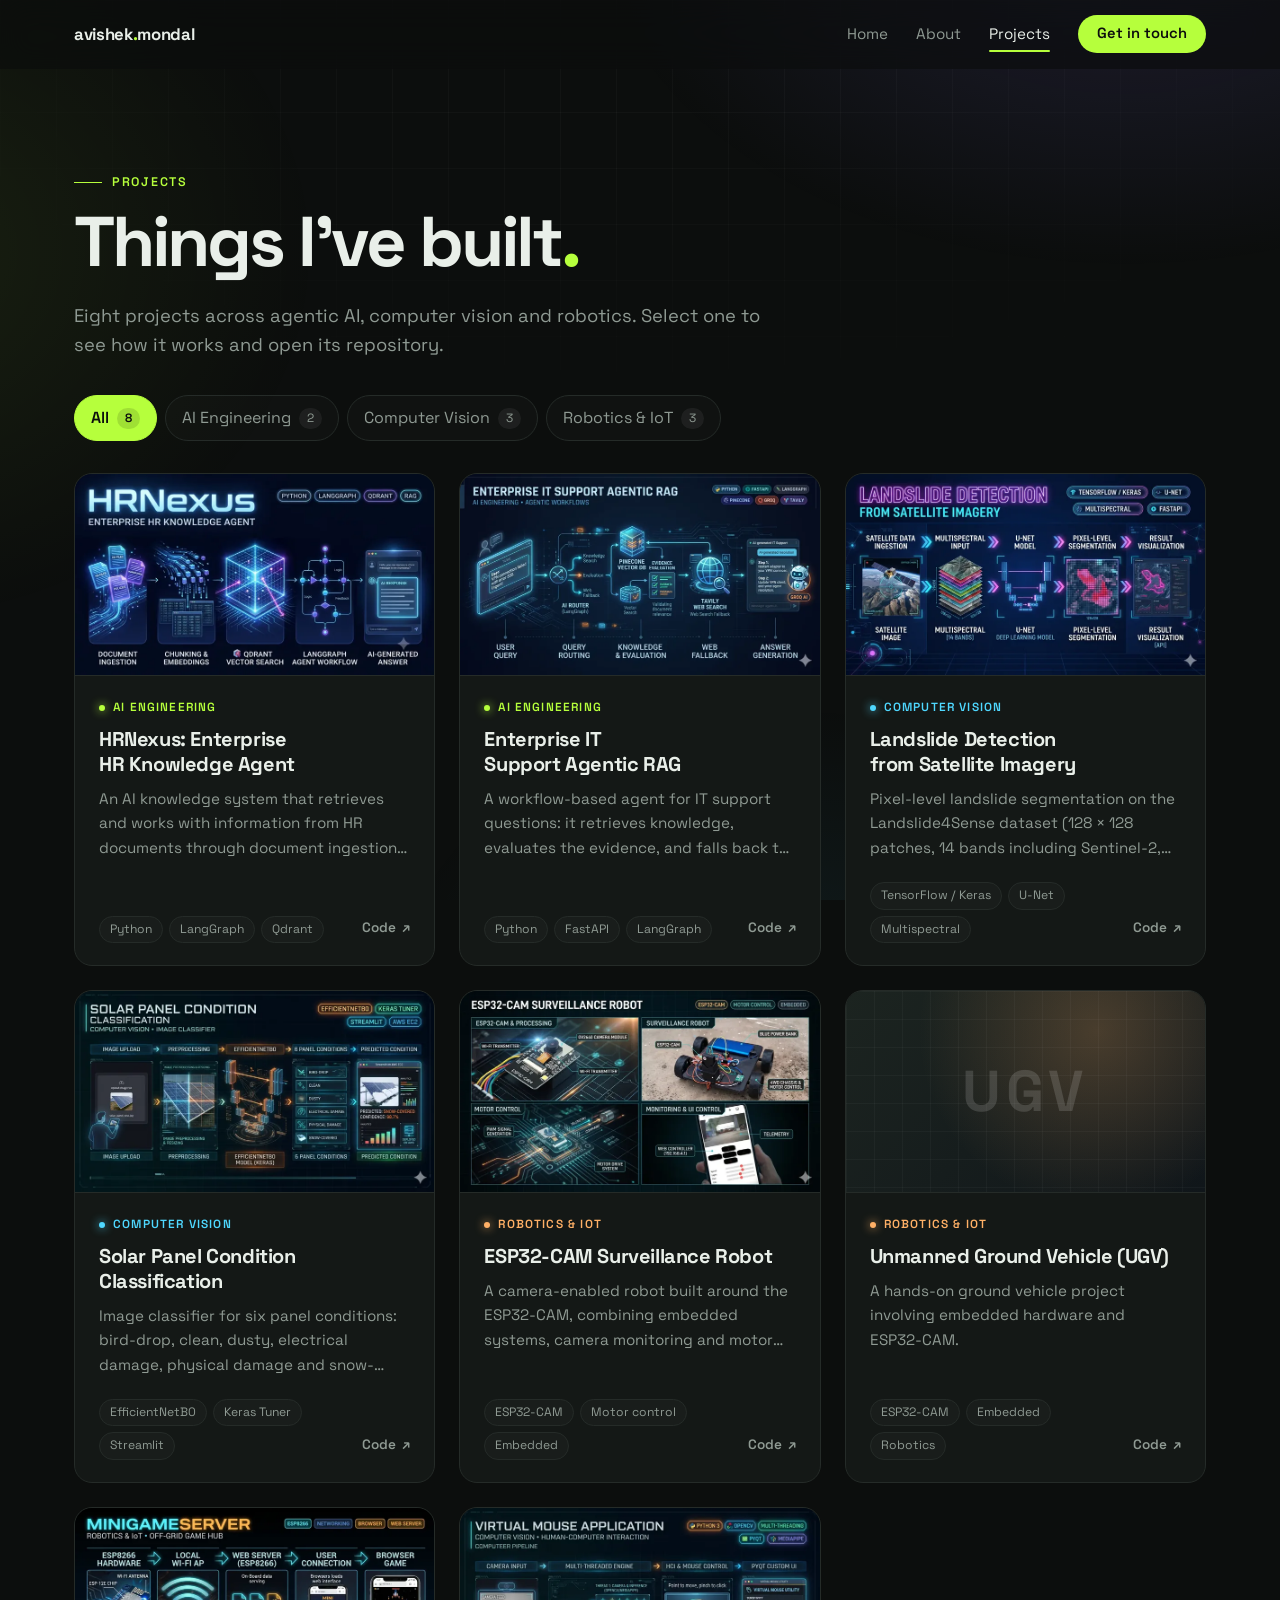
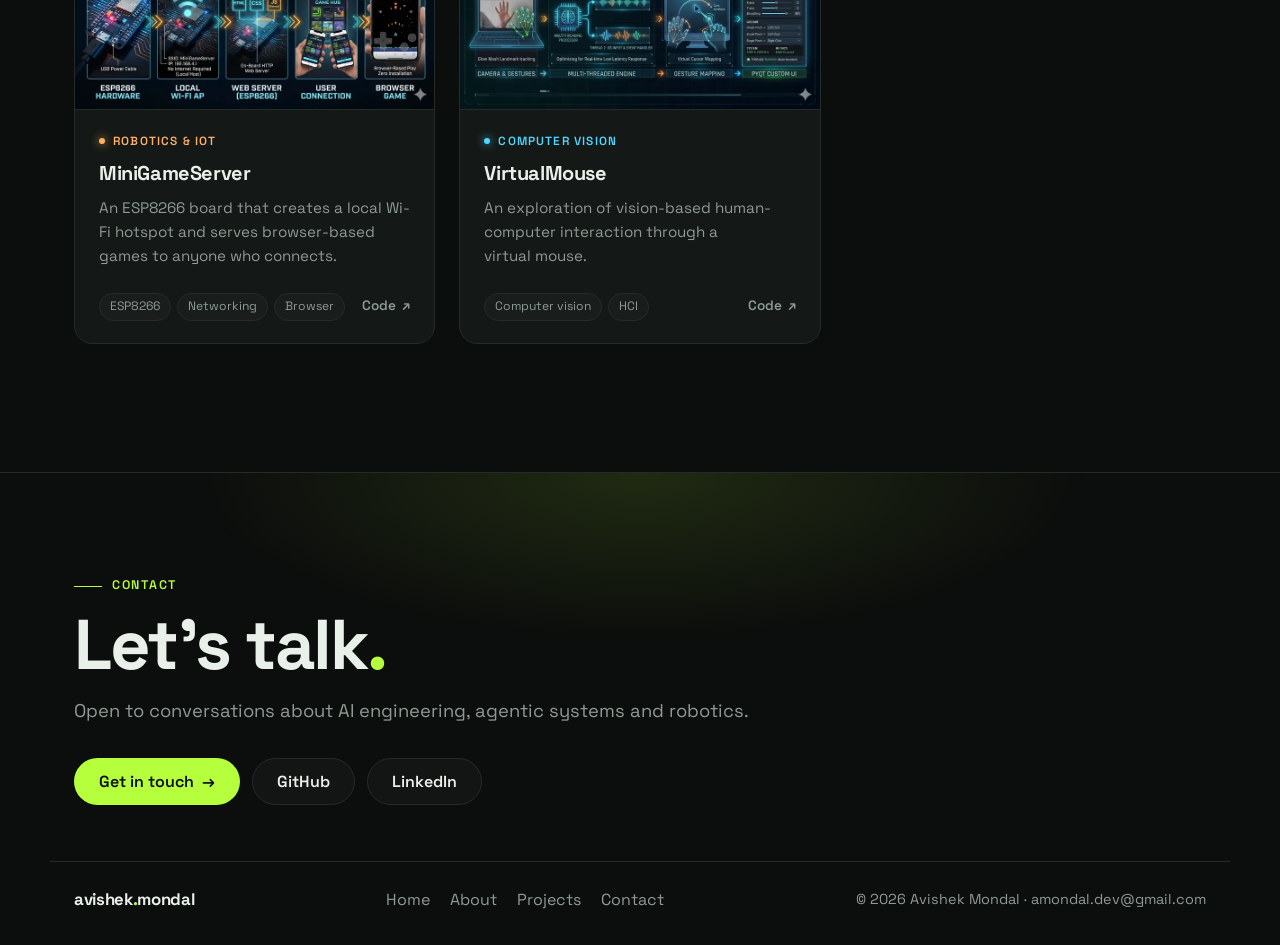
<file: Portfolio/projects.html>
<!doctype html>
<html lang="en">
<head>
  <meta charset="utf-8">
  <meta name="viewport" content="width=device-width, initial-scale=1">
  <title>AI, Computer Vision and Robotics Projects | Avishek Mondal</title>
  <meta name="description" content="Eight projects by Avishek Mondal: agentic RAG systems with LangGraph, U-Net landslide segmentation, an EfficientNet solar panel classifier and ESP32 robots.">
  <meta name="author" content="Avishek Mondal">
  <meta name="robots" content="index, follow, max-image-preview:large">
  <link rel="canonical" href="https://amondal-dev.in/projects">
  <meta name="theme-color" content="#0c0e0d">
  <meta name="color-scheme" content="dark">

  <meta property="og:type" content="website">
  <meta property="og:site_name" content="Avishek Mondal">
  <meta property="og:locale" content="en_IN">
  <meta property="og:url" content="https://amondal-dev.in/projects">
  <meta property="og:title" content="Projects | Avishek Mondal, AI Engineer">
  <meta property="og:description" content="Eight projects across agentic AI, computer vision, robotics and IoT.">
  <meta property="og:image" content="https://amondal-dev.in/assets/images/og-preview.jpg">
  <meta property="og:image:width" content="1200">
  <meta property="og:image:height" content="630">
  <meta property="og:image:alt" content="Avishek Mondal, AI Engineer, working beside a robotic arm">
  <meta name="twitter:card" content="summary_large_image">
  <meta name="twitter:title" content="Projects | Avishek Mondal, AI Engineer">
  <meta name="twitter:description" content="Eight projects across agentic AI, computer vision, robotics and IoT.">
  <meta name="twitter:image" content="https://amondal-dev.in/assets/images/og-preview.jpg">

  <link rel="icon" href="favicon.ico" sizes="48x48">
  <link rel="icon" type="image/svg+xml" href="assets/images/favicon.svg">
  <link rel="apple-touch-icon" href="assets/images/apple-touch-icon.png">

  <link rel="preconnect" href="https://fonts.googleapis.com">
  <link rel="preconnect" href="https://fonts.gstatic.com" crossorigin>
  <link href="https://fonts.googleapis.com/css2?family=Space+Grotesk:wght@400;500;600;700&display=swap" rel="stylesheet">
  <link rel="stylesheet" href="css/style.css">
  <script>document.documentElement.classList.add("js")</script>

  <script type="application/ld+json">
  {
    "@context": "https://schema.org",
    "@graph": [
      {
        "@type": "CollectionPage",
        "@id": "https://amondal-dev.in/projects#page",
        "url": "https://amondal-dev.in/projects",
        "name": "Projects by Avishek Mondal",
        "description": "Eight projects across agentic AI, computer vision, robotics and IoT.",
        "isPartOf": {
          "@id": "https://amondal-dev.in/#website"
        },
        "author": {
          "@id": "https://amondal-dev.in/#person"
        },
        "mainEntity": {
          "@id": "https://amondal-dev.in/projects#list"
        }
      },
      {
        "@type": "BreadcrumbList",
        "itemListElement": [
          {
            "@type": "ListItem",
            "position": 1,
            "name": "Home",
            "item": "https://amondal-dev.in/"
          },
          {
            "@type": "ListItem",
            "position": 2,
            "name": "Projects",
            "item": "https://amondal-dev.in/projects"
          }
        ]
      },
      {
        "@type": "ItemList",
        "@id": "https://amondal-dev.in/projects#list",
        "numberOfItems": 8,
        "itemListElement": [
          {
            "@type": "ListItem",
            "position": 1,
            "item": {
              "@type": "SoftwareSourceCode",
              "name": "HRNexus: Enterprise HR Knowledge Agent",
              "description": "An AI knowledge system that retrieves and works with information from HR documents through document ingestion, chunking, embeddings and vector search.",
              "url": "https://amondal-dev.in/projects#hrnexus",
              "codeRepository": "https://github.com/MrAvishek/HRNexus-Enterprise-HR-Knowledge-Agent",
              "keywords": "Python, LangGraph, Qdrant, RAG",
              "author": {
                "@id": "https://amondal-dev.in/#person"
              },
              "image": "https://amondal-dev.in/assets/images/projects/hrnexus/cover.webp"
            }
          },
          {
            "@type": "ListItem",
            "position": 2,
            "item": {
              "@type": "SoftwareSourceCode",
              "name": "Enterprise IT Support Agentic RAG",
              "description": "A workflow-based agent for IT support questions: it retrieves knowledge, evaluates the evidence, and falls back to web search when needed.",
              "url": "https://amondal-dev.in/projects#it-support-agent",
              "codeRepository": "https://github.com/MrAvishek/Enterprise_IT_Support_Agentic_RAG",
              "keywords": "Python, FastAPI, LangGraph, Pinecone, Groq, Tavily",
              "author": {
                "@id": "https://amondal-dev.in/#person"
              },
              "image": "https://amondal-dev.in/assets/images/projects/it-support-agent/cover.webp"
            }
          },
          {
            "@type": "ListItem",
            "position": 3,
            "item": {
              "@type": "SoftwareSourceCode",
              "name": "Landslide Detection from Satellite Imagery",
              "description": "Pixel-level landslide segmentation on the Landslide4Sense dataset (128 × 128 patches, 14 bands including Sentinel-2, slope and elevation data) using a U-Net.",
              "url": "https://amondal-dev.in/projects#landslide-detection",
              "codeRepository": "https://github.com/MrAvishek/Landslide-Detection-by-satellite-image-processing-with-Deep-learning-",
              "keywords": "TensorFlow / Keras, U-Net, Multispectral, FastAPI",
              "author": {
                "@id": "https://amondal-dev.in/#person"
              },
              "image": "https://amondal-dev.in/assets/images/projects/landslide-detection/cover.webp"
            }
          },
          {
            "@type": "ListItem",
            "position": 4,
            "item": {
              "@type": "SoftwareSourceCode",
              "name": "Solar Panel Condition Classification",
              "description": "Image classifier for six panel conditions: bird-drop, clean, dusty, electrical damage, physical damage and snow-covered. Streamlit interface, deployed on an AWS EC2 Linux instance.",
              "url": "https://amondal-dev.in/projects#solar-panel",
              "codeRepository": "https://github.com/MrAvishek/Panel-Classifier",
              "keywords": "EfficientNetB0, Keras Tuner, Streamlit, AWS EC2",
              "author": {
                "@id": "https://amondal-dev.in/#person"
              },
              "image": "https://amondal-dev.in/assets/images/projects/solar-panel/cover.webp"
            }
          },
          {
            "@type": "ListItem",
            "position": 5,
            "item": {
              "@type": "SoftwareSourceCode",
              "name": "ESP32-CAM Surveillance Robot",
              "description": "A camera-enabled robot built around the ESP32-CAM, combining embedded systems, camera monitoring and motor control.",
              "url": "https://amondal-dev.in/projects#esp32-cam-robot",
              "codeRepository": "https://github.com/MrAvishek/ESP-32-cam-Based-Surveillance-Robot-",
              "keywords": "ESP32-CAM, Motor control, Embedded",
              "author": {
                "@id": "https://amondal-dev.in/#person"
              },
              "image": "https://amondal-dev.in/assets/images/projects/esp32-cam-robot/cover.webp"
            }
          },
          {
            "@type": "ListItem",
            "position": 6,
            "item": {
              "@type": "SoftwareSourceCode",
              "name": "Unmanned Ground Vehicle (UGV)",
              "description": "A hands-on ground vehicle project involving embedded hardware and ESP32-CAM.",
              "url": "https://amondal-dev.in/projects#ugv",
              "codeRepository": "https://github.com/MrAvishek/Unmanned-Ground-Vehicle-UGV-ESP32-cam-",
              "keywords": "ESP32-CAM, Embedded, Robotics",
              "author": {
                "@id": "https://amondal-dev.in/#person"
              }
            }
          },
          {
            "@type": "ListItem",
            "position": 7,
            "item": {
              "@type": "SoftwareSourceCode",
              "name": "MiniGameServer",
              "description": "An ESP8266 board that creates a local Wi-Fi hotspot and serves browser-based games to anyone who connects.",
              "url": "https://amondal-dev.in/projects#minigameserver",
              "codeRepository": "https://github.com/MrAvishek/MiniGameServer",
              "keywords": "ESP8266, Networking, Browser",
              "author": {
                "@id": "https://amondal-dev.in/#person"
              },
              "image": "https://amondal-dev.in/assets/images/projects/minigameserver/cover.webp"
            }
          },
          {
            "@type": "ListItem",
            "position": 8,
            "item": {
              "@type": "SoftwareSourceCode",
              "name": "VirtualMouse",
              "description": "An exploration of vision-based human-computer interaction through a virtual mouse.",
              "url": "https://amondal-dev.in/projects#virtual-mouse",
              "codeRepository": "https://github.com/MrAvishek/VirtualMouse",
              "keywords": "Computer vision, HCI",
              "author": {
                "@id": "https://amondal-dev.in/#person"
              },
              "image": "https://amondal-dev.in/assets/images/projects/virtual-mouse/cover.webp"
            }
          }
        ]
      }
    ]
  }
  </script>
  <script type="speculationrules">
  {"prerender":[{"where":{"and":[{"href_matches":"/*"},{"not":{"selector_matches":"[target=_blank]"}}]},"eagerness":"moderate"}]}
  </script>
</head>
<body>
  <a class="skip" href="#main-content">Skip to content</a>

  <header class="site-header">
    <nav class="nav" aria-label="Main">
      <a class="logo" href="index.html" aria-label="Avishek Mondal, home">avishek<b>.</b>mondal</a>
      <button id="burger" type="button" aria-expanded="false" aria-controls="menu" aria-label="Menu"><span></span><span></span></button>
      <ul id="menu">
        <li><a href="index.html">Home</a></li>
        <li><a href="about.html">About</a></li>
        <li><a href="projects.html" aria-current="page">Projects</a></li>
        <li class="nav-cta"><a class="btn sm" href="contact.html">Get in touch</a></li>
      </ul>
    </nav>
  </header>

  <main id="main-content">
    <section class="projects-page">
      <div class="page-head">
        <p class="eyebrow">Projects</p>
        <h1>Things I've built<span class="accent">.</span></h1>
        <p class="lead">Eight projects across agentic AI, computer vision and robotics. Select one to see how it works and open its repository.</p>
      </div>

      <div class="filters" id="filters" role="group" aria-label="Filter by category"></div>

      <div class="grid" id="grid">
        <article class="card rv" id="hrnexus" data-cat="AI Engineering" data-flow="HR documents|Chunking|Embeddings|Qdrant retrieval|Agent workflow|Answer" data-full="assets/images/projects/hrnexus/cover.webp">
          <div class="thumb-wrap">
            <img class="thumb" src="assets/images/projects/hrnexus/cover-800.webp" srcset="assets/images/projects/hrnexus/cover-800.webp 800w, assets/images/projects/hrnexus/cover.webp 1200w" sizes="(max-width: 700px) 92vw, (max-width: 1060px) 46vw, 370px" alt="HRNexus: Enterprise HR Knowledge Agent project preview" width="1200" height="670" loading="lazy" decoding="async">
          </div>
          <div class="body">
            <p class="card-cat">AI Engineering</p>
            <h2 class="card-title"><button type="button" class="card-open" aria-haspopup="dialog">HRNexus: Enterprise HR Knowledge Agent</button></h2>
            <p class="card-desc">An AI knowledge system that retrieves and works with information from HR documents through document ingestion, chunking, embeddings and vector search.</p>
            <div class="card-foot">
              <ul class="tags"><li>Python</li><li>LangGraph</li><li>Qdrant</li><li>RAG</li></ul>
              <a class="card-repo" href="https://github.com/MrAvishek/HRNexus-Enterprise-HR-Knowledge-Agent" target="_blank" rel="noopener">Code <span aria-hidden="true">↗</span><span class="sr-only"> for HRNexus: Enterprise HR Knowledge Agent on GitHub</span></a>
            </div>
          </div>
        </article>

        <article class="card rv" id="it-support-agent" data-cat="AI Engineering" data-flow="User query|Query routing|Knowledge retrieval|Evidence evaluation|Web search if required|Answer generation" data-full="assets/images/projects/it-support-agent/cover.webp">
          <div class="thumb-wrap">
            <img class="thumb" src="assets/images/projects/it-support-agent/cover-800.webp" srcset="assets/images/projects/it-support-agent/cover-800.webp 800w, assets/images/projects/it-support-agent/cover.webp 1200w" sizes="(max-width: 700px) 92vw, (max-width: 1060px) 46vw, 370px" alt="Enterprise IT Support Agentic RAG project preview" width="1200" height="670" loading="lazy" decoding="async">
          </div>
          <div class="body">
            <p class="card-cat">AI Engineering</p>
            <h2 class="card-title"><button type="button" class="card-open" aria-haspopup="dialog">Enterprise IT Support Agentic RAG</button></h2>
            <p class="card-desc">A workflow-based agent for IT support questions: it retrieves knowledge, evaluates the evidence, and falls back to web search when needed.</p>
            <div class="card-foot">
              <ul class="tags"><li>Python</li><li>FastAPI</li><li>LangGraph</li><li>Pinecone</li><li>Groq</li><li>Tavily</li></ul>
              <a class="card-repo" href="https://github.com/MrAvishek/Enterprise_IT_Support_Agentic_RAG" target="_blank" rel="noopener">Code <span aria-hidden="true">↗</span><span class="sr-only"> for Enterprise IT Support Agentic RAG on GitHub</span></a>
            </div>
          </div>
        </article>

        <article class="card rv" id="landslide-detection" data-cat="Computer Vision" data-flow="Satellite image|Multispectral input|U-Net model|Pixel-level segmentation|Result visualization" data-full="assets/images/projects/landslide-detection/cover.webp">
          <div class="thumb-wrap">
            <img class="thumb" src="assets/images/projects/landslide-detection/cover-800.webp" srcset="assets/images/projects/landslide-detection/cover-800.webp 800w, assets/images/projects/landslide-detection/cover.webp 1200w" sizes="(max-width: 700px) 92vw, (max-width: 1060px) 46vw, 370px" alt="Landslide Detection from Satellite Imagery project preview" width="1200" height="670" loading="lazy" decoding="async">
          </div>
          <div class="body">
            <p class="card-cat">Computer Vision</p>
            <h2 class="card-title"><button type="button" class="card-open" aria-haspopup="dialog">Landslide Detection from Satellite Imagery</button></h2>
            <p class="card-desc">Pixel-level landslide segmentation on the Landslide4Sense dataset (128 × 128 patches, 14 bands including Sentinel-2, slope and elevation data) using a U-Net.</p>
            <div class="card-foot">
              <ul class="tags"><li>TensorFlow / Keras</li><li>U-Net</li><li>Multispectral</li><li>FastAPI</li></ul>
              <a class="card-repo" href="https://github.com/MrAvishek/Landslide-Detection-by-satellite-image-processing-with-Deep-learning-" target="_blank" rel="noopener">Code <span aria-hidden="true">↗</span><span class="sr-only"> for Landslide Detection from Satellite Imagery on GitHub</span></a>
            </div>
          </div>
        </article>

        <article class="card rv" id="solar-panel" data-cat="Computer Vision" data-flow="Image upload|Preprocessing|EfficientNetB0|Classification|Predicted panel condition" data-full="assets/images/projects/solar-panel/cover.webp">
          <div class="thumb-wrap">
            <img class="thumb" src="assets/images/projects/solar-panel/cover-800.webp" srcset="assets/images/projects/solar-panel/cover-800.webp 800w, assets/images/projects/solar-panel/cover.webp 1200w" sizes="(max-width: 700px) 92vw, (max-width: 1060px) 46vw, 370px" alt="Solar Panel Condition Classification project preview" width="1200" height="670" loading="lazy" decoding="async">
          </div>
          <div class="body">
            <p class="card-cat">Computer Vision</p>
            <h2 class="card-title"><button type="button" class="card-open" aria-haspopup="dialog">Solar Panel Condition Classification</button></h2>
            <p class="card-desc">Image classifier for six panel conditions: bird-drop, clean, dusty, electrical damage, physical damage and snow-covered. Streamlit interface, deployed on an AWS EC2 Linux instance.</p>
            <div class="card-foot">
              <ul class="tags"><li>EfficientNetB0</li><li>Keras Tuner</li><li>Streamlit</li><li>AWS EC2</li></ul>
              <a class="card-repo" href="https://github.com/MrAvishek/Panel-Classifier" target="_blank" rel="noopener">Code <span aria-hidden="true">↗</span><span class="sr-only"> for Solar Panel Condition Classification on GitHub</span></a>
            </div>
          </div>
        </article>

        <article class="card rv" id="esp32-cam-robot" data-cat="Robotics &amp; IoT" data-flow="Camera|ESP32-CAM|Motor control|Robot" data-full="assets/images/projects/esp32-cam-robot/cover.webp" data-demo="https://drive.google.com/file/d/1EZhBB7vqIVUU9zlKo6yndRyvZQyGgQO8/view?usp=drive_link">
          <div class="thumb-wrap">
            <img class="thumb" src="assets/images/projects/esp32-cam-robot/cover-800.webp" srcset="assets/images/projects/esp32-cam-robot/cover-800.webp 800w, assets/images/projects/esp32-cam-robot/cover.webp 1200w" sizes="(max-width: 700px) 92vw, (max-width: 1060px) 46vw, 370px" alt="ESP32-CAM Surveillance Robot project preview" width="1200" height="670" loading="lazy" decoding="async">
          </div>
          <div class="body">
            <p class="card-cat">Robotics &amp; IoT</p>
            <h2 class="card-title"><button type="button" class="card-open" aria-haspopup="dialog">ESP32-CAM Surveillance Robot</button></h2>
            <p class="card-desc">A camera-enabled robot built around the ESP32-CAM, combining embedded systems, camera monitoring and motor control.</p>
            <div class="card-foot">
              <ul class="tags"><li>ESP32-CAM</li><li>Motor control</li><li>Embedded</li></ul>
              <a class="card-repo" href="https://github.com/MrAvishek/ESP-32-cam-Based-Surveillance-Robot-" target="_blank" rel="noopener">Code <span aria-hidden="true">↗</span><span class="sr-only"> for ESP32-CAM Surveillance Robot on GitHub</span></a>
            </div>
          </div>
        </article>

        <article class="card rv" id="ugv" data-cat="Robotics &amp; IoT" data-flow="ESP32-CAM|Embedded hardware|Ground vehicle">
          <div class="thumb-wrap">
            <div class="ph-img" aria-hidden="true">UGV</div>
          </div>
          <div class="body">
            <p class="card-cat">Robotics &amp; IoT</p>
            <h2 class="card-title"><button type="button" class="card-open" aria-haspopup="dialog">Unmanned Ground Vehicle (UGV)</button></h2>
            <p class="card-desc">A hands-on ground vehicle project involving embedded hardware and ESP32-CAM.</p>
            <div class="card-foot">
              <ul class="tags"><li>ESP32-CAM</li><li>Embedded</li><li>Robotics</li></ul>
              <a class="card-repo" href="https://github.com/MrAvishek/Unmanned-Ground-Vehicle-UGV-ESP32-cam-" target="_blank" rel="noopener">Code <span aria-hidden="true">↗</span><span class="sr-only"> for Unmanned Ground Vehicle (UGV) on GitHub</span></a>
            </div>
          </div>
        </article>

        <article class="card rv" id="minigameserver" data-cat="Robotics &amp; IoT" data-flow="ESP8266|Wi-Fi hotspot|Browser|Game" data-full="assets/images/projects/minigameserver/cover.webp">
          <div class="thumb-wrap">
            <img class="thumb" src="assets/images/projects/minigameserver/cover-800.webp" srcset="assets/images/projects/minigameserver/cover-800.webp 800w, assets/images/projects/minigameserver/cover.webp 1200w" sizes="(max-width: 700px) 92vw, (max-width: 1060px) 46vw, 370px" alt="MiniGameServer project preview" width="1200" height="670" loading="lazy" decoding="async">
          </div>
          <div class="body">
            <p class="card-cat">Robotics &amp; IoT</p>
            <h2 class="card-title"><button type="button" class="card-open" aria-haspopup="dialog">MiniGameServer</button></h2>
            <p class="card-desc">An ESP8266 board that creates a local Wi-Fi hotspot and serves browser-based games to anyone who connects.</p>
            <div class="card-foot">
              <ul class="tags"><li>ESP8266</li><li>Networking</li><li>Browser</li></ul>
              <a class="card-repo" href="https://github.com/MrAvishek/MiniGameServer" target="_blank" rel="noopener">Code <span aria-hidden="true">↗</span><span class="sr-only"> for MiniGameServer on GitHub</span></a>
            </div>
          </div>
        </article>

        <article class="card rv" id="virtual-mouse" data-cat="Computer Vision" data-flow="Camera|Vision processing|Pointer" data-full="assets/images/projects/virtual-mouse/cover.webp">
          <div class="thumb-wrap">
            <img class="thumb" src="assets/images/projects/virtual-mouse/cover-800.webp" srcset="assets/images/projects/virtual-mouse/cover-800.webp 800w, assets/images/projects/virtual-mouse/cover.webp 1200w" sizes="(max-width: 700px) 92vw, (max-width: 1060px) 46vw, 370px" alt="VirtualMouse project preview" width="1200" height="670" loading="lazy" decoding="async">
          </div>
          <div class="body">
            <p class="card-cat">Computer Vision</p>
            <h2 class="card-title"><button type="button" class="card-open" aria-haspopup="dialog">VirtualMouse</button></h2>
            <p class="card-desc">An exploration of vision-based human-computer interaction through a virtual mouse.</p>
            <div class="card-foot">
              <ul class="tags"><li>Computer vision</li><li>HCI</li></ul>
              <a class="card-repo" href="https://github.com/MrAvishek/VirtualMouse" target="_blank" rel="noopener">Code <span aria-hidden="true">↗</span><span class="sr-only"> for VirtualMouse on GitHub</span></a>
            </div>
          </div>
        </article>
      </div>
    </section>

    <dialog id="dlg" aria-label="Project details"><div id="dbody"></div></dialog>
  </main>

  <footer class="site-footer" id="contact">
    <div class="wrap footer-cta">
      <p class="eyebrow">Contact</p>
      <h2>Let's talk<span class="accent">.</span></h2>
      <p class="lead">Open to conversations about AI engineering, agentic systems and robotics.</p>
      <p class="footer-actions">
        <a class="btn" href="contact.html">Get in touch <span class="arr" aria-hidden="true">→</span></a>
        <a class="btn ghost" href="https://github.com/MrAvishek" target="_blank" rel="me noopener">GitHub</a>
        <a class="btn ghost" href="https://www.linkedin.com/in/avishek-mondal-ovi/" target="_blank" rel="me noopener">LinkedIn</a>
      </p>
    </div>
    <div class="wrap footer-bottom">
      <a class="logo" href="index.html">avishek<b>.</b>mondal</a>
      <nav aria-label="Footer">
        <ul>
          <li><a href="index.html">Home</a></li>
          <li><a href="about.html">About</a></li>
          <li><a href="projects.html">Projects</a></li>
          <li><a href="contact.html">Contact</a></li>
        </ul>
      </nav>
      <p class="ph">© <span id="year">2026</span> Avishek Mondal · <a href="mailto:amondal.dev@gmail.com">amondal.dev@gmail.com</a></p>
    </div>
  </footer>

  <script src="js/main.js" defer></script>
</body>
</html>
</file>
<file: Portfolio/css/style.css>
/* =========================================================
   Avishek Mondal portfolio: shared styles for every page
   01 Tokens        06 Layout and headings   11 Footer
   02 Base          07 Project cards         12 Utilities
   03 Background    08 Filters               13 Page transitions
   04 Header        09 Project dialog        14 Responsive
   05 Buttons       10 Scroll reveal         15 Reduced motion
========================================================= */

/* ---------- 01 Tokens ---------- */
:root{
  --bg:#0c0e0d;--panel:#141816;--panel-hover:#191f1b;
  --line:#252b28;--line-hover:#39423c;
  --tx:#e9efe9;--mut:#8f9a93;
  --lime:#b6ff3c;--vio:#8b7cff;--cy:#4fd8ff;--warm:#ffb066;
  --grad:linear-gradient(100deg,var(--lime),var(--cy) 55%,var(--vio));
  --container:1180px;--radius:14px;--radius-lg:18px;
  --ease:cubic-bezier(.2,.8,.2,1);
  --transition-fast:.2s ease;--transition-normal:.3s ease;
  --font-main:"Space Grotesk",system-ui,-apple-system,"Segoe UI",sans-serif;
}

/* ---------- 02 Base ---------- */
*,*::before,*::after{box-sizing:border-box}
*{margin:0;padding:0}
html{
  color-scheme:dark;scroll-behavior:smooth;scroll-padding-top:96px;
  -webkit-text-size-adjust:100%;text-size-adjust:100%;
  scrollbar-color:#2f3833 var(--bg);
}
body{
  min-height:100vh;overflow-x:hidden;overflow-x:clip;
  background:var(--bg);color:var(--tx);
  font:16px/1.6 var(--font-main);
  -webkit-font-smoothing:antialiased;text-rendering:optimizeLegibility;
}
a{color:inherit}
img{display:block;max-width:100%;height:auto}
button,input,textarea{font:inherit}
button{color:inherit}
p{text-wrap:pretty}
::selection{background:var(--lime);color:var(--bg)}
:focus-visible{outline:2px solid var(--lime);outline-offset:4px}
main{position:relative;z-index:1}

/* ---------- 03 Background ---------- */
/* Soft colour washes and a faint grid, fixed behind the page. */
body::before,body::after{content:"";position:fixed;inset:0;pointer-events:none}
body::before{
  z-index:-2;
  background:
    radial-gradient(60vw 40vw at 88% -10%,#8b7cff26,transparent 70%),
    radial-gradient(50vw 42vw at -10% 28%,#b6ff3c14,transparent 70%),
    radial-gradient(46vw 34vw at 62% 112%,#4fd8ff12,transparent 70%);
}
body::after{
  z-index:-1;
  background-image:linear-gradient(#ffffff07 1px,transparent 1px),linear-gradient(90deg,#ffffff07 1px,transparent 1px);
  background-size:56px 56px;
  -webkit-mask-image:radial-gradient(ellipse 85% 62% at 50% 0%,#000 25%,transparent 78%);
          mask-image:radial-gradient(ellipse 85% 62% at 50% 0%,#000 25%,transparent 78%);
}
#bar{
  position:fixed;inset:0 0 auto 0;height:3px;z-index:99;pointer-events:none;
  background:linear-gradient(90deg,var(--lime),var(--cy),var(--vio));
  transform:scaleX(0);transform-origin:left;
}
.glow{
  position:fixed;left:-190px;top:-190px;width:380px;height:380px;z-index:0;
  border-radius:50%;pointer-events:none;
  background:radial-gradient(#b6ff3c14,transparent 65%);
  transform:translate3d(-999px,-999px,0);will-change:transform;
}

/* ---------- 04 Header ---------- */
.site-header{
  position:sticky;top:0;z-index:50;
  background:#0c0e0db3;
  -webkit-backdrop-filter:blur(16px) saturate(140%);backdrop-filter:blur(16px) saturate(140%);
  border-bottom:1px solid transparent;
  transition:border-color .3s ease,background .3s ease,box-shadow .3s ease;
}
.site-header.scrolled{background:#0c0e0dd9;border-bottom-color:var(--line);box-shadow:0 10px 40px -20px #000}
.nav{max-width:var(--container);margin:auto;padding:14px 24px;display:flex;align-items:center;gap:24px}
.logo{margin-right:auto;font-size:1.05rem;font-weight:700;letter-spacing:-.02em;text-decoration:none}
.logo b{color:var(--lime)}
#menu{display:flex;align-items:center;gap:4px;list-style:none}
#menu a:not(.btn){
  position:relative;display:block;padding:8px 12px;
  color:var(--mut);font-size:.95rem;text-decoration:none;
  transition:color var(--transition-fast);
}
#menu a:not(.btn)::after{
  content:"";position:absolute;left:12px;right:12px;bottom:2px;height:2px;border-radius:2px;
  background:var(--lime);transform:scaleX(0);transform-origin:left;
  transition:transform .35s var(--ease);
}
#menu a:not(.btn):hover,#menu a[aria-current="page"]{color:var(--tx)}
#menu a:not(.btn):hover::after,#menu a[aria-current="page"]::after{transform:scaleX(1)}
.nav-cta{margin-left:12px}
#burger{
  display:none;width:44px;height:44px;place-content:center;gap:6px;
  background:transparent;border:1px solid var(--line);border-radius:10px;cursor:pointer;
}
#burger span{display:block;width:18px;height:2px;border-radius:2px;background:var(--tx);transition:transform .3s var(--ease)}
#burger[aria-expanded="true"] span:first-child{transform:translateY(4px) rotate(45deg)}
#burger[aria-expanded="true"] span:last-child{transform:translateY(-4px) rotate(-45deg)}

/* ---------- 05 Buttons ---------- */
.btn{
  position:relative;display:inline-flex;align-items:center;justify-content:center;gap:8px;
  padding:13px 24px;overflow:hidden;
  background:var(--lime);color:var(--bg);
  border:1px solid transparent;border-radius:999px;
  font:inherit;font-weight:600;line-height:1.2;text-decoration:none;white-space:nowrap;cursor:pointer;
  transition:transform .25s var(--ease),box-shadow .25s ease,background .25s ease,border-color .25s ease,color .25s ease;
}
.btn::before{
  content:"";position:absolute;inset:0;pointer-events:none;
  background:linear-gradient(110deg,transparent 30%,#ffffff8c 50%,transparent 70%);
  transform:translateX(-120%);transition:transform .7s var(--ease);
}
.btn:hover{transform:translateY(-2px);box-shadow:0 10px 34px #b6ff3c47}
.btn:hover::before{transform:translateX(120%)}
.btn:active{transform:translateY(0) scale(.98)}
.btn.sm{padding:9px 18px;font-size:.92rem}
.btn.ghost{background:#ffffff08;color:var(--tx);border-color:var(--line)}
.btn.ghost::before{display:none}
.btn.ghost:hover{border-color:var(--lime);color:var(--lime);box-shadow:none}
.btn .arr{display:inline-block;transition:transform .25s var(--ease)}
.btn:hover .arr{transform:translateX(4px)}

/* ---------- 06 Layout and headings ---------- */
section,.wrap{max-width:var(--container);margin:auto;padding:96px 24px}
h1{font-size:clamp(2.6rem,7vw,5.6rem);line-height:1;letter-spacing:-.045em;font-weight:700;text-wrap:balance}
h2{margin-bottom:28px;font-size:clamp(1.9rem,4vw,3rem);line-height:1.08;letter-spacing:-.035em;text-wrap:balance}
h3{line-height:1.3}
p.lead{max-width:60ch;margin:22px 0 32px;color:var(--mut);font-size:1.15rem}
.eyebrow{
  display:inline-flex;align-items:center;gap:10px;margin-bottom:14px;
  color:var(--lime);font-size:.78rem;font-weight:600;letter-spacing:.14em;text-transform:uppercase;
}
.eyebrow::before{content:"";width:28px;height:1px;background:currentColor}
.section-heading{margin-bottom:36px}
.section-heading h2{margin-bottom:12px}
.section-heading .lead{margin:0}
.section-action{margin-top:32px}
.page-head{margin-bottom:36px}
.page-head h1{font-size:clamp(2.4rem,6vw,4.4rem);line-height:1.02}
.page-head .lead{margin-bottom:0}
.accent{color:var(--lime)}

/* ---------- 07 Project cards ---------- */
.grid{display:grid;grid-template-columns:repeat(auto-fill,minmax(min(100%,320px),1fr));gap:24px}
.grid.featured{grid-template-columns:repeat(2,minmax(0,1fr))}
.card{
  --c:var(--lime);
  position:relative;display:flex;flex-direction:column;overflow:hidden;
  background:var(--panel);border:1px solid var(--line);border-radius:var(--radius-lg);
  transition:transform .35s var(--ease),border-color .3s ease,box-shadow .3s ease;
}
.card[data-cat="Computer Vision"]{--c:var(--cy)}
.card[data-cat="Robotics & IoT"]{--c:var(--warm)}
.card:hover,.card:focus-within{
  transform:translateY(-6px);
  border-color:color-mix(in srgb,var(--c) 55%,var(--line));
  box-shadow:0 26px 60px -24px #000,0 0 44px -18px color-mix(in srgb,var(--c) 45%,transparent);
}
/* Colour wash that follows the pointer */
.card::after{
  content:"";position:absolute;inset:0;pointer-events:none;opacity:0;transition:opacity .3s ease;
  background:radial-gradient(340px circle at var(--mx,50%) var(--my,0%),color-mix(in srgb,var(--c) 13%,transparent),transparent 70%);
}
.card:hover::after{opacity:1}
.thumb-wrap{
  position:relative;overflow:hidden;aspect-ratio:16/9;
  border-bottom:1px solid var(--line);
  background:linear-gradient(135deg,#1c2420,#10161a);
}
.thumb{width:100%;height:100%;object-fit:cover;transition:transform .7s var(--ease)}
.card:hover .thumb{transform:scale(1.05)}
.ph-img{
  display:grid;place-items:center;width:100%;height:100%;
  color:#ffffff24;font-size:clamp(2.4rem,6vw,3.6rem);font-weight:700;letter-spacing:.08em;
  background:
    linear-gradient(#ffffff08 1px,transparent 1px) 0 0/28px 28px,
    linear-gradient(90deg,#ffffff08 1px,transparent 1px) 0 0/28px 28px,
    radial-gradient(circle at 70% 20%,color-mix(in srgb,var(--c) 22%,transparent),transparent 60%);
}
.card .body{display:flex;flex-direction:column;align-items:flex-start;flex:1;gap:10px;padding:22px 24px}
.card-cat{
  display:inline-flex;align-items:center;gap:8px;
  color:var(--c);font-size:.74rem;font-weight:600;letter-spacing:.1em;text-transform:uppercase;
}
.card-cat::before{content:"";width:6px;height:6px;border-radius:50%;background:var(--c);box-shadow:0 0 10px var(--c)}
.card-title{margin:0;font-size:1.25rem;line-height:1.25;letter-spacing:-.02em}
.card-open{
  padding:0;background:none;border:0;
  color:inherit;font:inherit;letter-spacing:inherit;text-align:left;cursor:pointer;
}
/* The title button stretches over the whole card, so the card is one click target. */
.card-open::after{content:"";position:absolute;inset:0;z-index:1}
.card-open:focus-visible{outline:none}
.card:has(.card-open:focus-visible){outline:2px solid var(--lime);outline-offset:4px}
.card-desc{
  color:var(--mut);font-size:.95rem;line-height:1.6;
  display:-webkit-box;-webkit-line-clamp:3;line-clamp:3;-webkit-box-orient:vertical;overflow:hidden;
}
.card-foot{display:flex;align-items:flex-end;justify-content:space-between;gap:12px;width:100%;margin-top:auto;padding-top:12px}
.tags{display:flex;flex-wrap:wrap;gap:6px;list-style:none}
.tags li{padding:3px 10px;background:#ffffff05;border:1px solid var(--line);border-radius:99px;color:var(--mut);font-size:.76rem}
.card .tags li:nth-child(n+4){display:none}
.card-repo{
  position:relative;z-index:2;flex-shrink:0;display:inline-flex;align-items:center;gap:6px;
  padding:4px 0;color:var(--mut);font-size:.85rem;font-weight:600;text-decoration:none;
  transition:color var(--transition-fast);
}
.card-repo:hover{color:var(--c)}
.card.hide{display:none}

/* ---------- 08 Filters ---------- */
.filters{display:flex;flex-wrap:wrap;gap:8px;margin-bottom:32px}
.filters button{
  display:inline-flex;align-items:center;gap:8px;min-height:44px;padding:9px 16px;
  background:#ffffff05;border:1px solid var(--line);border-radius:99px;color:var(--mut);cursor:pointer;
  transition:background var(--transition-fast),color var(--transition-fast),border-color var(--transition-fast);
}
.filters button span{padding:1px 8px;border-radius:99px;background:#ffffff0f;font-size:.75rem}
.filters button:hover{border-color:var(--lime);color:var(--tx)}
.filters button[aria-pressed="true"]{background:var(--lime);border-color:var(--lime);color:var(--bg);font-weight:600}
.filters button[aria-pressed="true"] span{background:#0000001f}

/* ---------- 09 Project dialog ---------- */
dialog{
  --c:var(--lime);
  width:min(92vw,720px);max-height:86vh;margin:auto;padding:0;overflow:hidden auto;
  background:var(--panel);border:1px solid var(--line-hover);border-radius:20px;color:var(--tx);
  box-shadow:0 40px 120px #000000b3;
  opacity:0;transform:translateY(18px) scale(.97);
  transition:opacity .3s ease,transform .4s var(--ease),overlay .4s allow-discrete,display .4s allow-discrete;
}
dialog[open]{opacity:1;transform:none}
dialog::backdrop{
  background:#000000ab;-webkit-backdrop-filter:blur(6px);backdrop-filter:blur(6px);
  opacity:0;transition:opacity .3s ease,overlay .3s allow-discrete,display .3s allow-discrete;
}
dialog[open]::backdrop{opacity:1}
@starting-style{
  dialog[open]{opacity:0;transform:translateY(18px) scale(.97)}
  dialog[open]::backdrop{opacity:0}
}
/* While the card image grows into the dialog, that animation replaces the fade above */
dialog.no-anim,dialog.no-anim::backdrop{transition:none}
.d-img{width:100%;aspect-ratio:16/9;object-fit:cover;border-bottom:1px solid var(--line);border-radius:19px 19px 0 0}
.d-body{padding:26px 28px 28px}
.d-body .card-cat{margin-bottom:8px}
.d-body h2{margin:0 0 10px;font-size:1.6rem;letter-spacing:-.02em}
.d-body>p{color:var(--mut)}
.flow{display:flex;flex-wrap:wrap;align-items:center;gap:8px;margin:20px 0 6px;list-style:none}
.flow li{display:flex;align-items:center;gap:8px}
/* Steps start dim and light up in order (js/main.js adds .on) */
.flow li span{
  padding:8px 12px;background:var(--bg);border:1px solid var(--line);border-radius:8px;color:var(--mut);font-size:.85rem;
  transition:border-color .4s ease,color .4s ease,box-shadow .4s ease,transform .4s var(--ease);
}
.flow li:not(:last-child)::after{content:"→";color:var(--line-hover);transition:color .4s ease}
.flow li.on span{
  border-color:var(--c);color:var(--tx);transform:translateY(-2px);
  box-shadow:0 0 20px color-mix(in srgb,var(--c) 28%,transparent);
}
.flow li.on:not(:last-child)::after{color:var(--c)}
.d-body .tags{margin-top:16px}
.d-actions{display:flex;flex-wrap:wrap;gap:10px;margin-top:24px}
.d-close{
  position:absolute;top:12px;right:12px;z-index:2;display:grid;place-items:center;width:40px;height:40px;
  background:#0c0e0dcc;border:1px solid var(--line-hover);border-radius:50%;
  font-size:1.2rem;line-height:1;cursor:pointer;transition:border-color var(--transition-fast),color var(--transition-fast);
}
.d-close:hover{border-color:var(--lime);color:var(--lime)}

/* ---------- 10 Scroll reveal ---------- */
/* Only hides content when scripts are running, so nothing is lost without them. */
.js .rv{
  opacity:0;transform:translateY(26px);
  transition:opacity .8s var(--ease),transform .8s var(--ease);
  transition-delay:var(--d,0s);
}
.js .rv.in{opacity:1;transform:none}

/* ---------- 11 Footer ---------- */
.site-footer{position:relative;z-index:1;margin-top:32px;overflow:hidden;border-top:1px solid var(--line)}
.site-footer::before{
  content:"";position:absolute;left:50%;top:0;width:min(900px,92vw);height:340px;
  transform:translate(-50%,-50%);pointer-events:none;
  background:radial-gradient(closest-side,#b6ff3c1f,transparent);
}
.footer-cta{position:relative;padding-bottom:56px}
.footer-cta h2{margin-bottom:16px;font-size:clamp(2.4rem,6vw,4.4rem);line-height:1}
.footer-cta .lead{margin-top:0}
.footer-actions{display:flex;flex-wrap:wrap;gap:12px}
.footer-bottom{
  position:relative;display:flex;flex-wrap:wrap;align-items:center;justify-content:space-between;gap:14px 32px;
  padding-top:24px;padding-bottom:32px;border-top:1px solid var(--line);
}
.footer-bottom ul{display:flex;flex-wrap:wrap;gap:6px 20px;list-style:none}
.footer-bottom a{color:var(--mut);text-decoration:none;transition:color var(--transition-fast)}
.footer-bottom a:hover{color:var(--tx)}
.footer-bottom .logo{margin:0;color:var(--tx)}
.ph{color:var(--mut);font-size:.9rem}

/* ---------- 12 Utilities ---------- */
.skip{position:absolute;left:-999px;top:8px;z-index:100;padding:10px 16px;background:var(--lime);color:var(--bg);border-radius:8px;font-weight:600}
.skip:focus{left:8px}
.sr-only{position:absolute;width:1px;height:1px;margin:-1px;padding:0;overflow:hidden;clip-path:inset(50%);white-space:nowrap;border:0}
/* Highlight that follows the pointer inside a panel */
.spot{position:relative}
.spot::before{
  content:"";position:absolute;inset:0;border-radius:inherit;pointer-events:none;opacity:0;transition:opacity .3s ease;
  background:radial-gradient(260px circle at var(--mx,50%) var(--my,-50%),#b6ff3c18,transparent 70%);
}
.spot:hover::before{opacity:1}

/* ---------- 13 Page transitions ---------- */
@media(prefers-reduced-motion:no-preference){
  @view-transition{navigation:auto}
  ::view-transition-old(root){animation:vt-out .22s ease both}
  ::view-transition-new(root){animation:vt-in .5s var(--ease) both}
  .site-header{view-transition-name:site-header}
  .site-footer{view-transition-name:site-footer}
  /* Filtering projects: let the cards glide, keep the rest of the page still */
  .vt-filter::view-transition-old(root),.vt-filter::view-transition-new(root){animation:none}
  ::view-transition-group(*){animation-duration:.45s;animation-timing-function:var(--ease)}

  /* Opening or closing a project: the card image and the dialog image share a
     name, so one grows into the other while the dialog fades around it. */
  .vt-dialog .d-img{view-transition-name:project-media}
  .vt-dialog dialog{view-transition-name:project-dialog}
  .vt-dialog .site-header,.vt-dialog .site-footer{view-transition-name:none}
  .vt-dialog::view-transition-old(root){animation:vt-fade-out .35s ease both}
  .vt-dialog::view-transition-new(root){animation:vt-fade-in .35s ease both}
  ::view-transition-group(project-dialog){z-index:1}
  ::view-transition-group(project-media){z-index:2}
  ::view-transition-new(project-dialog):only-child{animation:vt-dialog-in .45s var(--ease) both}
  ::view-transition-old(project-dialog):only-child{animation:vt-dialog-out .25s ease both}
}
@keyframes vt-out{to{opacity:0;transform:translateY(-10px)}}
@keyframes vt-in{from{opacity:0;transform:translateY(14px)}}
@keyframes vt-fade-out{to{opacity:0}}
@keyframes vt-fade-in{from{opacity:0}}
@keyframes vt-dialog-in{from{opacity:0;transform:translateY(18px) scale(.97)}}
@keyframes vt-dialog-out{to{opacity:0;transform:translateY(12px) scale(.98)}}

/* ---------- 14 Responsive ---------- */
@media(max-width:820px){
  section,.wrap{padding:64px 20px}
  .grid.featured{grid-template-columns:1fr}
  #burger{display:grid}
  #menu{
    position:absolute;top:100%;left:0;right:0;flex-direction:column;align-items:stretch;gap:2px;
    padding:12px 20px 22px;background:#0c0e0df5;border-bottom:1px solid var(--line);
    opacity:0;visibility:hidden;transform:translateY(-8px);
    transition:opacity .25s ease,transform .3s var(--ease),visibility .25s;
  }
  #menu.open{opacity:1;visibility:visible;transform:none}
  #menu a:not(.btn){padding:12px 4px;font-size:1.05rem}
  #menu a:not(.btn)::after{left:4px;right:auto;width:28px}
  .nav-cta{margin:10px 0 0}
  .nav-cta .btn{width:100%;padding:13px 24px;font-size:1rem}
  /* Without scripts the menu button cannot open, so show the links instead. */
  html:not(.js) #burger{display:none}
  html:not(.js) .nav{flex-wrap:wrap}
  html:not(.js) #menu{position:static;flex-direction:row;flex-wrap:wrap;padding:0;background:none;border:0;opacity:1;visibility:visible;transform:none}
  .footer-bottom{flex-direction:column;align-items:flex-start}
}
@media(max-width:480px){
  body{font-size:15px}
  h1{font-size:clamp(2.5rem,12vw,3.5rem)}
  h2{font-size:2rem}
  .card .body{padding:20px}
  .d-body{padding:22px 20px 24px}
}

/* ---------- 15 Reduced motion ---------- */
@media(prefers-reduced-motion:reduce){
  *,*::before,*::after{animation-duration:.01ms!important;animation-iteration-count:1!important;transition-duration:.01ms!important;scroll-behavior:auto!important}
  .js .rv{opacity:1;transform:none}
  .glow{display:none}
  .btn:hover,.card:hover,.card:focus-within{transform:none}
  .card:hover .thumb{transform:none}
}
</file>
<file: Portfolio/css/pages/home.css>
/* Home page. Loads after css/style.css and reuses its tokens. */

/* ---------- Hero ---------- */
.hero{
  position:relative;isolation:isolate;
  display:grid;grid-template-columns:1.15fr .85fr;align-items:center;gap:40px;
  min-height:min(88vh,900px);padding-top:64px;padding-bottom:72px;
}
/* Slow drifting colour behind the hero */
.hero::before,.hero::after{content:"";position:absolute;z-index:-2;aspect-ratio:1;border-radius:50%;pointer-events:none}
.hero::before{
  right:-8%;top:2%;width:min(46vw,600px);
  background:radial-gradient(circle,#8b7cff3d,transparent 68%);
  animation:drift 18s ease-in-out infinite alternate;
}
.hero::after{
  left:-12%;bottom:-4%;width:min(38vw,480px);
  background:radial-gradient(circle,#b6ff3c24,transparent 68%);
  animation:drift 23s ease-in-out infinite alternate-reverse;
}
@keyframes drift{to{transform:translate3d(7%,-9%,0) scale(1.16)}}

#field{
  position:absolute;inset:0 -24px;width:calc(100% + 48px);height:100%;z-index:-1;opacity:.6;pointer-events:none;
  -webkit-mask-image:linear-gradient(#000 65%,transparent);mask-image:linear-gradient(#000 65%,transparent);
}
.hero-content{position:relative;z-index:2;min-width:0}
.hero-content .lead{max-width:56ch}

.status{
  display:inline-flex;align-items:center;gap:10px;margin-bottom:22px;padding:7px 14px;
  background:#141816cc;border:1px solid var(--line);border-radius:99px;color:var(--mut);font-size:.85rem;
}
.status i{width:8px;height:8px;border-radius:50%;background:var(--lime);animation:ping 2s infinite}
@keyframes ping{0%{box-shadow:0 0 0 0 #b6ff3c80}70%,100%{box-shadow:0 0 0 10px #b6ff3c00}}
#typed{color:var(--tx)}
#typed::after{content:"";display:inline-block;width:2px;height:1em;margin-left:2px;background:var(--lime);vertical-align:-2px;animation:blink 1s steps(1) infinite}
@keyframes blink{50%{opacity:0}}

/* Headline: each word rises in; the three verbs take the colours of the areas they stand for */
.hl span{
  display:inline-block;opacity:0;transform:translateY(.5em) rotate(2deg);
  animation:wordIn .8s var(--ease) forwards;animation-delay:calc(.05s + var(--i,0)*.07s);
}
@keyframes wordIn{to{opacity:1;transform:none}}
.w-think{color:var(--lime)}
.w-see{color:var(--cy)}
.w-move{color:var(--warm)}

.status,.hero .lead,.hero-actions,.hero-meta{animation:fadeUp .8s var(--ease) backwards}
.hero .lead{animation-delay:.25s}
.hero-actions{animation-delay:.35s}
.hero-meta{animation-delay:.45s}
@keyframes fadeUp{from{opacity:0;transform:translateY(18px)}}

.hero-actions{display:flex;flex-wrap:wrap;gap:12px}
.hero-meta{
  display:flex;flex-wrap:wrap;gap:12px 32px;margin-top:38px;padding-top:22px;
  border-top:1px solid var(--line);list-style:none;font-size:.92rem;font-weight:500;
}
.hero-meta span{display:block;margin-bottom:2px;color:var(--mut);font-size:.7rem;font-weight:600;letter-spacing:.12em;text-transform:uppercase}
.hero-meta a{text-decoration:none;transition:color var(--transition-fast)}
.hero-meta a:hover{color:var(--lime)}

/* ---------- Orbit ----------
   Each track and its label share --speed and --delay so the
   label stays upright and in phase with its ring. */
.orbit{
  position:relative;width:100%;max-width:520px;aspect-ratio:1;margin:auto;display:grid;place-items:center;
  transition:transform .25s ease-out;animation:orbitIn 1.1s var(--ease) .1s backwards;
}
@keyframes orbitIn{from{opacity:0;transform:scale(.9)}}
.orbit::before{content:"";position:absolute;inset:6%;z-index:0;border-radius:50%;background:radial-gradient(circle,#b6ff3c1c,transparent 66%)}
.orbit::after{
  content:"";position:absolute;inset:0;z-index:1;border-radius:50%;pointer-events:none;
  background:conic-gradient(from 0deg,transparent 0 290deg,rgba(182,255,60,.16) 360deg);
  -webkit-mask-image:radial-gradient(circle,transparent 20%,#000 21%);mask-image:radial-gradient(circle,transparent 20%,#000 21%);
  animation:orbitRotate 7s linear infinite;
}
.orbit-track{
  position:absolute;z-index:1;display:flex;justify-content:center;
  border:1px dashed rgba(255,255,255,.12);border-radius:50%;
  animation:orbitRotate var(--speed) linear var(--delay,0s) infinite;
}
.orbit-1{width:100%;height:100%;--speed:40s;--delay:0s}
.orbit-2{width:80%;height:80%;--speed:30s;--delay:-9s;animation-direction:reverse;border-color:rgba(139,124,255,.18)}
.orbit-3{width:60%;height:60%;--speed:22s;--delay:-14s;border-color:rgba(79,216,255,.18)}
.orbit-4{width:40%;height:40%;--speed:16s;--delay:-5s;animation-direction:reverse;border-color:rgba(255,176,102,.18)}
.orbit-label{
  position:absolute;top:-15px;display:flex;align-items:center;gap:9px;padding:10px 15px;
  background:rgba(20,24,22,.96);border:1px solid var(--label-color);border-radius:999px;
  color:var(--label-color);font-size:.82rem;font-weight:600;white-space:nowrap;box-shadow:0 5px 25px rgba(0,0,0,.2);
  animation:orbitCounterRotate var(--speed) linear var(--delay,0s) infinite;
}
.orbit-2 .orbit-label,.orbit-4 .orbit-label{animation-direction:reverse}
.label-agentic{--label-color:var(--lime)}
.label-knowledge{--label-color:var(--vio)}
.label-vision{--label-color:var(--cy)}
.label-robotics{--label-color:var(--warm)}
.label-dot{width:7px;height:7px;flex-shrink:0;border-radius:50%;background:var(--label-color);box-shadow:0 0 10px var(--label-color)}
.orbit-photo{
  position:absolute;inset:0;z-index:0;width:100%;height:100%;
  object-fit:cover;object-position:62% 30%;border-radius:50%;opacity:.55;
  -webkit-mask-image:radial-gradient(circle,#000 45%,transparent 72%);mask-image:radial-gradient(circle,#000 45%,transparent 72%);
}
@keyframes orbitRotate{from{transform:rotate(0)}to{transform:rotate(360deg)}}
@keyframes orbitCounterRotate{from{transform:rotate(0)}to{transform:rotate(-360deg)}}

/* ---------- Experience snapshot ---------- */
.exp-list{list-style:none;border-top:1px solid var(--line)}
.exp-row{
  display:grid;grid-template-columns:200px minmax(0,1fr) auto;align-items:center;gap:24px;
  padding:26px 18px;border-bottom:1px solid var(--line);
  transition:background .3s ease,padding .35s var(--ease);
}
.exp-row:hover{background:#ffffff05;padding-left:28px}
.exp-when{color:var(--mut);font-size:.9rem}
.exp-row h3{font-size:1.3rem;letter-spacing:-.02em}
.exp-row p{color:var(--mut)}
.exp-badge{
  display:inline-flex;align-items:center;gap:8px;padding:4px 12px;
  border:1px solid var(--line);border-radius:99px;color:var(--lime);font-size:.78rem;font-weight:600;
}
.exp-badge::before{content:"";width:7px;height:7px;border-radius:50%;background:var(--lime);animation:ping 2s infinite}

/* ---------- Skills ---------- */
.skills{display:grid;grid-template-columns:repeat(6,minmax(0,1fr));gap:20px}
.skill-card{
  grid-column:span 2;padding:26px;overflow:hidden;
  background:var(--panel);border:1px solid var(--line);border-radius:var(--radius-lg);
  transition:transform .35s var(--ease),border-color .3s ease;
}
.skill-card:nth-child(-n+2){grid-column:span 3}
.skill-card::after{content:"";position:absolute;left:0;top:0;width:100%;height:3px;background:linear-gradient(90deg,var(--c),transparent 85%)}
.skill-card:hover{transform:translateY(-4px);border-color:color-mix(in srgb,var(--c) 50%,var(--line))}
.skill-card h3{display:flex;align-items:center;gap:10px;margin-bottom:16px;font-size:1.05rem}
.skill-card h3::before{content:"";flex-shrink:0;width:8px;height:8px;border-radius:50%;background:var(--c);box-shadow:0 0 12px var(--c)}
.skill-card ul{display:flex;flex-wrap:wrap;gap:8px;list-style:none}
.skill-card li{
  padding:5px 12px;background:#ffffff05;border:1px solid var(--line);border-radius:99px;font-size:.86rem;
  transition:border-color var(--transition-fast),color var(--transition-fast),transform var(--transition-fast);
}
.skill-card li:hover{border-color:var(--c);color:var(--c);transform:translateY(-2px)}

/* ---------- Responsive ---------- */
@media(max-width:1024px){
  .hero{grid-template-columns:1fr .9fr;gap:20px}
  .orbit{max-width:400px}
}
@media(max-width:900px){
  .skills{grid-template-columns:repeat(2,minmax(0,1fr))}
  .skill-card,.skill-card:nth-child(-n+2){grid-column:auto}
  .skill-card:last-child{grid-column:1/-1}
}
@media(max-width:820px){
  .hero{grid-template-columns:1fr;min-height:0;gap:56px;padding-top:44px}
  .hero-content{text-align:center}
  .hero-content .lead{margin-left:auto;margin-right:auto}
  .hero-actions,.hero-meta{justify-content:center}
  /* narrower box leaves room so labels at 3 and 9 o'clock aren't clipped */
  .orbit{max-width:340px;width:calc(100% - 110px)}
  .orbit-label{padding:8px 11px;gap:7px;font-size:.7rem}
  .orbit-photo{opacity:.45}
  .exp-row{grid-template-columns:1fr;gap:6px;padding:20px 8px}
  .exp-row:hover{padding-left:8px}
  .exp-badge{justify-self:start;margin-top:6px}
}
@media(max-width:600px){
  .skills{grid-template-columns:1fr}
  .skill-card:last-child{grid-column:auto}
}
@media(max-width:480px){
  .hero{gap:46px}
  .hero-meta{gap:12px 22px}
  .orbit{width:calc(100% - 90px)}
  .orbit-label{font-size:.62rem;padding:7px 9px;gap:5px}
}

/* ---------- Reduced motion ---------- */
@media(prefers-reduced-motion:reduce){
  .hl span{opacity:1;transform:none}
  .hero::before,.hero::after,.orbit,.orbit::after,.orbit-track,.orbit-label,.status i,.exp-badge::before,#typed::after{animation:none!important}
  .orbit{transition:none}
  .skill-card:hover,.skill-card li:hover{transform:none}
}
</file>
<file: Portfolio/css/pages/about.css>
/* =========================================================
   ABOUT PAGE
   Loads after css/style.css
   Reuses global design tokens
========================================================= */


/* ---------- INTRO ---------- */

.about-intro {
  display: grid;
  grid-template-columns: 1.05fr 1fr;
  gap: 56px;
  align-items: start;
  padding-top: 64px;
}

.about-photo {
  position: sticky;
  top: 110px;
  margin: 0;
}

.about-photo img {
  display: block;
  width: 100%;
  height: auto;
  aspect-ratio: 4 / 5;
  max-height: calc(100vh - 170px);
  object-fit: cover;
  object-position: center 30%;

  border: 1px solid var(--line);
  border-radius: 20px;

  box-shadow:
    0 30px 80px rgba(0, 0, 0, .4),
    0 0 60px rgba(139, 124, 255, .1);
}

.about-photo figcaption {
  margin-top: 12px;
  padding: 0 4px;
  color: var(--mut);
  font-size: .85rem;
}

.about-content {
  min-width: 0;
}

.about-content .eyebrow {
  margin: 0 0 14px;
  color: var(--lime);
}

.about-content h1 {
  font-size: clamp(2.2rem, 5vw, 3.8rem);
  line-height: 1.05;
  letter-spacing: -.045em;
  margin-bottom: 8px;
}

.about-content p {
  max-width: 58ch;
  margin-top: 16px;
  color: var(--mut);
  line-height: 1.8;
}

.about-content p.lead {
  color: var(--tx);
  font-size: 1.2rem;
  margin-top: 20px;
}


/* ---------- QUICK INFORMATION ---------- */

.glance {
  display: grid;
  grid-template-columns: 1fr 1fr;
  gap: 1px;

  margin-top: 28px;

  background: var(--line);
  border: 1px solid var(--line);
  border-radius: 12px;
  overflow: hidden;
}

.glance div {
  min-width: 0;
  padding: 14px 16px;
  background: var(--panel);
}

.glance dt {
  color: var(--mut);
  font-size: .78rem;
  margin-bottom: 2px;
}

.glance dd {
  margin: 0;
  font-size: .95rem;
  font-weight: 500;
  overflow-wrap: anywhere;
}

.glance a {
  color: var(--lime);
  text-decoration: none;
}

.glance a:hover {
  text-decoration: underline;
}


/* ---------- ACTIONS ---------- */

.about-actions {
  display: flex;
  flex-wrap: wrap;
  gap: 12px;
  margin-top: 28px;
}


/* ---------- SECTION SPACING ---------- */

.about-sides,
.about-page .split {
  margin-bottom: 110px;
}


/* ---------- TWO SIDES ---------- */

.sides {
  display: grid;
  grid-template-columns: 1fr 1fr;
  gap: 20px;
}

.side {
  position: relative;
  padding: 28px;
  background: var(--panel);

  border: 1px solid var(--line);
  border-top: 3px solid var(--c);
  border-radius: var(--radius);

  transition:
    transform var(--transition-normal),
    border-color var(--transition-normal);
}

.side:hover {
  transform: translateY(-4px);
}

.side h3 {
  font-size: 1.3rem;
  letter-spacing: -.02em;
  margin-bottom: 8px;
}

.side p {
  color: var(--mut);
  margin-bottom: 16px;
}

.side ul {
  list-style: none;
  display: grid;
  gap: 8px;
  margin: 0;
  padding: 0;
}

.side li a {
  display: block;
  padding: 10px 14px;

  border: 1px solid var(--line);
  border-radius: 8px;

  text-decoration: none;

  transition:
    border-color var(--transition-fast),
    color var(--transition-fast),
    padding var(--transition-fast);
}

.side li a:hover {
  border-color: var(--c);
  color: var(--c);
  padding-left: 20px;
}


/* ---------- EDUCATION AND EXPERIENCE ---------- */

.split {
  display: grid;
  grid-template-columns: 240px minmax(0, 1fr);
  gap: 48px;
  align-items: start;
}

.split > h2 {
  position: sticky;
  top: 100px;
  margin: 0;
}


/* ---------- EDUCATION ---------- */

.education-card {
  display: flex;
  justify-content: space-between;
  align-items: center;
  gap: 24px;

  padding: 26px;

  background: var(--panel);
  border: 1px solid var(--line);
  border-radius: var(--radius);
}

.education-card h3 {
  margin-bottom: 4px;
  letter-spacing: -.02em;
}

.education-card p {
  color: var(--mut);
}


/* ---------- EXPERIENCE ---------- */

.experience-card {
  padding: 28px;

  background: var(--panel);

  border: 1px solid var(--line);
  border-left: 3px solid var(--lime);
  border-radius: var(--radius);
}

.experience-card,
.education-card {
  transition:
    border-color var(--transition-normal),
    transform .35s var(--ease),
    box-shadow var(--transition-normal);
}

.experience-card:hover,
.education-card:hover {
  transform: translateY(-4px);
  box-shadow: 0 24px 60px -28px #000;
}

.experience-card + .experience-card {
  margin-top: 20px;
  border-left-color: var(--vio);
}

.experience-card h3 {
  font-size: 1.4rem;
  letter-spacing: -.02em;
}

.experience-head {
  display: flex;
  flex-wrap: wrap;
  align-items: center;
  justify-content: space-between;
  gap: 8px 16px;
}

.experience-badge {
  display: inline-flex;
  align-items: center;
  gap: 8px;
  padding: 4px 12px;

  border: 1px solid var(--line);
  border-radius: 99px;

  color: var(--lime);
  font-size: .78rem;
  font-weight: 600;
}

.experience-badge::before {
  content: "";
  width: 7px;
  height: 7px;
  border-radius: 50%;
  background: var(--lime);
}

.experience-card > p.experience-meta {
  margin: -8px 0 14px;
  font-size: .88rem;
}

.experience-company {
  margin: 2px 0 14px;
  color: var(--cy);
  font-weight: 600;
}

.experience-card > p:not(.experience-company) {
  max-width: 62ch;
  color: var(--mut);
}

.experience-responsibilities {
  margin: 18px 0 0;
  padding-left: 20px;

  display: grid;
  gap: 8px;
}

.experience-responsibilities li::marker {
  color: var(--lime);
}

/* Group labels inside a role. The key group is highlighted; the
   groups after it are slightly quieter. */

.experience-group {
  display: flex;
  align-items: center;
  gap: 8px;

  margin: 24px 0 0;

  color: var(--mut);
  font-size: .74rem;
  font-weight: 600;
  letter-spacing: .12em;
  text-transform: uppercase;
}

.experience-group.is-key {
  color: var(--lime);
}

.experience-group.is-key::before {
  content: "";
  width: 7px;
  height: 7px;
  border-radius: 50%;
  background: var(--lime);
  box-shadow: 0 0 10px var(--lime);
}

.experience-group + .experience-responsibilities {
  margin-top: 10px;
}

.experience-responsibilities.is-secondary {
  color: #b7c0b9;
}

.experience-responsibilities.is-secondary li::marker {
  color: var(--mut);
}


/* ---------- TIMELINE ---------- */

.timeline-section {
  margin-top: 56px;
}

.split > .timeline-section {
  margin-top: 0;
}

.tl {
  position: relative;
  display: grid;
  gap: 18px;
  padding-left: 18px;
  border-left: 2px solid var(--line);
}

/* Animated timeline line */

.tl::after {
  content: "";
  position: absolute;

  left: -2px;
  top: 0;

  width: 2px;
  height: 100%;

  background: linear-gradient(
    var(--lime),
    var(--cy)
  );

  transform: scaleY(0);
  transform-origin: top;

  transition:
    transform 1.8s cubic-bezier(.3, .7, .2, 1);
}

.timeline-section.in .tl::after {
  transform: scaleY(1);
}


/* Timeline cards */

.timeline-item {
  position: relative;

  display: grid;
  grid-template-columns: minmax(0, 1fr);
  gap: 16px;

  padding: 22px;

  background: var(--panel);
  border: 1px solid var(--line);
  border-radius: var(--radius);
}


/* Timeline markers */

.timeline-item::before {
  content: "";

  position: absolute;
  left: -24px;
  top: 27px;

  width: 11px;
  height: 11px;

  border: 2px solid var(--bg);
  border-radius: 50%;

  background: var(--lime);
  box-shadow: 0 0 12px rgba(182, 255, 60, .35);

  transform: scale(0);
  transition: transform .4s ease;
  z-index: 2;
}

.timeline-section.in .timeline-item::before {
  transform: scale(1);
}

.timeline-section.in
.timeline-item:nth-child(2)::before {
  transition-delay: .4s;
}

.timeline-section.in
.timeline-item:nth-child(3)::before {
  transition-delay: .8s;
}

.timeline-section.in
.timeline-item:nth-child(4)::before {
  transition-delay: 1.2s;
}


/* Timeline text */

.t-text {
  min-width: 0;
}

.timeline-item h4 {
  margin: 2px 0;
  font-size: 1.05rem;
  font-weight: 600;
  line-height: 1.35;
}

.timeline-item {
  transition:
    border-color var(--transition-normal),
    transform .35s var(--ease);
}

.timeline-item:hover {
  border-color: var(--line-hover);
  transform: translateX(4px);
}

.timeline-item time {
  display: inline-block;
  margin-bottom: 8px;

  color: var(--lime);
  font-size: .82rem;
  font-weight: 600;
}

.timeline-item .ph {
  max-width: 60ch;
  margin-top: 4px;
  color: var(--mut);
  line-height: 1.7;
}


/* Timeline photos */

.timeline-item.has-photo {
  grid-template-columns:
    minmax(0, 1fr)
    minmax(180px, .8fr);

  align-items: center;
}

.t-photo {
  min-width: 0;
  margin: 0;

  overflow: hidden;

  border: 1px solid var(--line);
  border-radius: 10px;

  background: var(--bg);
}

.t-photo img {
  display: block;

  width: 100%;
  height: 190px;

  object-fit: cover;

  transition: transform .5s ease;
}

.t-photo:hover img {
  transform: scale(1.04);
}


/* ---------- TABLET ---------- */

@media (max-width: 900px) {

  .split {
    grid-template-columns: 1fr;
    gap: 20px;
  }

  .split > h2 {
    position: static;
  }

  .about-intro {
    gap: 36px;
  }

}


/* ---------- SMALL TABLET ---------- */

@media (max-width: 820px) {

  .about-intro {
    grid-template-columns: 1fr;
    gap: 32px;
    padding-top: 40px;
  }

  .about-photo {
    position: static;
    max-width: 520px;
    margin: 0 auto;
  }

  .about-photo img {
    aspect-ratio: 1;
    max-height: none;
    object-position: center 22%;
  }

  .glance,
  .sides {
    grid-template-columns: 1fr;
  }

  .education-card {
    flex-direction: column;
    align-items: flex-start;
  }

  .timeline-item.has-photo {
    grid-template-columns: 1fr;
  }

  .t-photo img {
    height: 240px;
  }

}


/* ---------- MOBILE ---------- */

@media (max-width: 560px) {

  .about-intro {
    padding-top: 28px;
    gap: 25px;
  }

  .about-content h1 {
    font-size: clamp(2.1rem, 9vw, 3rem);
  }

  .about-content p.lead {
    font-size: 1.05rem;
  }

  .about-sides,
  .about-page .split {
    margin-bottom: 75px;
  }

  .side {
    padding: 22px;
  }

  .education-card,
  .experience-card {
    padding: 21px;
  }

  .timeline-item {
    padding: 18px;
  }

  .timeline-item.has-photo {
    grid-template-columns: 1fr;
  }

  .t-photo img {
    height: 200px;
  }

  .about-actions {
    gap: 9px;
  }

}


/* ---------- REDUCED MOTION ---------- */

@media (prefers-reduced-motion: reduce) {

  .tl::after {
    transform: none;
    transition: none;
  }

  .timeline-item::before {
    transform: none;
    transition: none;
  }

  .side,
  .experience-card,
  .education-card,
  .timeline-item,
  .t-photo img,
  .about-photo img {
    transition: none;
  }

  .side:hover,
  .experience-card:hover,
  .education-card:hover,
  .timeline-item:hover {
    transform: none;
  }

}
</file>
<file: Portfolio/css/pages/contact.css>
/* Contact page. Loads after css/style.css and reuses its tokens. */

.contact-grid{display:grid;grid-template-columns:1fr 1fr;gap:56px;align-items:start;padding-top:72px}
.contact-info,.contact-form{animation:contactIn .8s var(--ease) backwards}
.contact-form{animation-delay:.12s}
@keyframes contactIn{from{opacity:0;transform:translateY(20px)}}
.contact-info h1{font-size:clamp(2.2rem,5vw,3.8rem);line-height:1.05}
.contact-info .lead{margin-bottom:28px}

.channels{list-style:none;display:grid;gap:12px}
.channel{display:flex;justify-content:space-between;align-items:center;gap:16px;padding:16px 18px;background:var(--panel);border:1px solid var(--line);border-left:3px solid var(--c);border-radius:var(--radius);transition:transform var(--transition-normal),background var(--transition-normal)}
.channel:hover{transform:translateX(4px);background:var(--panel-hover)}
.ch-label{display:block;color:var(--mut);font-size:.8rem}
.channel a{font-weight:600;text-decoration:none;overflow-wrap:anywhere}
.channel a:hover{color:var(--c)}
.copy{flex-shrink:0;min-height:36px;padding:6px 14px;background:transparent;border:1px solid var(--line);border-radius:99px;color:var(--mut);cursor:pointer;transition:border-color var(--transition-fast),color var(--transition-fast)}
.copy:hover,.copy.done{border-color:var(--lime);color:var(--lime)}

.contact-form{position:relative;padding:28px;overflow:hidden;background:var(--panel);border:1px solid var(--line);border-radius:var(--radius-lg)}
.contact-form::before{content:"";position:absolute;left:0;top:0;width:100%;height:3px;background:var(--grad)}
.contact-form h2{font-size:1.5rem;margin-bottom:18px}
.contact-form label{display:block;margin:16px 0 6px;color:var(--mut);font-size:.9rem}
.contact-form input,.contact-form textarea{width:100%;padding:12px 14px;background:var(--bg);border:1px solid var(--line);border-radius:10px;color:var(--tx);transition:border-color var(--transition-fast),box-shadow var(--transition-fast)}
.contact-form textarea{resize:vertical;min-height:140px}
.contact-form input:focus,.contact-form textarea:focus{outline:none;border-color:var(--lime);box-shadow:0 0 0 3px #b6ff3c22}
.contact-form .btn{margin-top:22px}
.contact-form .btn[disabled]{opacity:.8;cursor:wait}

/* Send button: a spinner while sending, a drawn tick once sent */
.send-btn{min-width:11.5em}
.send-icon{display:none;flex-shrink:0;width:20px;height:20px;fill:none;stroke:currentColor;stroke-width:2;stroke-linecap:round;stroke-linejoin:round}
.send-icon .ring{stroke-dasharray:50.3;stroke-dashoffset:36}
.send-icon .tick{stroke-dasharray:12;stroke-dashoffset:12}
.send-btn[data-state="sending"] .send-icon{display:block;animation:spin .8s linear infinite}
.send-btn[data-state="sent"]{animation:sentPop .5s var(--ease)}
.send-btn[data-state="sent"] .send-icon{display:block}
.send-btn[data-state="sent"] .ring{stroke-dashoffset:0;transition:stroke-dashoffset .45s ease}
.send-btn[data-state="sent"] .tick{stroke-dashoffset:0;transition:stroke-dashoffset .3s ease .3s}
.send-btn[data-state="error"]{background:var(--warm);animation:shake .4s ease}
@keyframes spin{to{transform:rotate(360deg)}}
@keyframes sentPop{40%{transform:scale(1.06)}}
@keyframes shake{20%,60%{transform:translateX(-5px)}40%,80%{transform:translateX(5px)}}
/* The whole form glows briefly when a message goes out */
.contact-form::after{content:"";position:absolute;inset:0;border-radius:inherit;pointer-events:none;opacity:0;box-shadow:inset 0 0 0 1px var(--lime),inset 0 0 60px #b6ff3c1f;transition:opacity .5s ease}
.contact-form.sent::after{opacity:1}
.form-status.ok,.form-status.err{animation:statusIn .4s var(--ease)}
@keyframes statusIn{from{opacity:0;transform:translateY(6px)}}
.hp{position:absolute;left:-9999px}
.form-status{min-height:1.5em;margin-top:14px;color:var(--mut);font-size:.95rem}
.form-status.ok{color:var(--lime)}
.form-status.err{color:var(--warm)}
.form-status a{color:inherit}

@media(max-width:900px){.contact-grid{grid-template-columns:1fr;gap:36px;padding-top:40px}}
@media(prefers-reduced-motion:reduce){.contact-info,.contact-form{animation:none}.channel,.copy,.contact-form input,.contact-form textarea{transition:none}.channel:hover{transform:none}}
</file>
